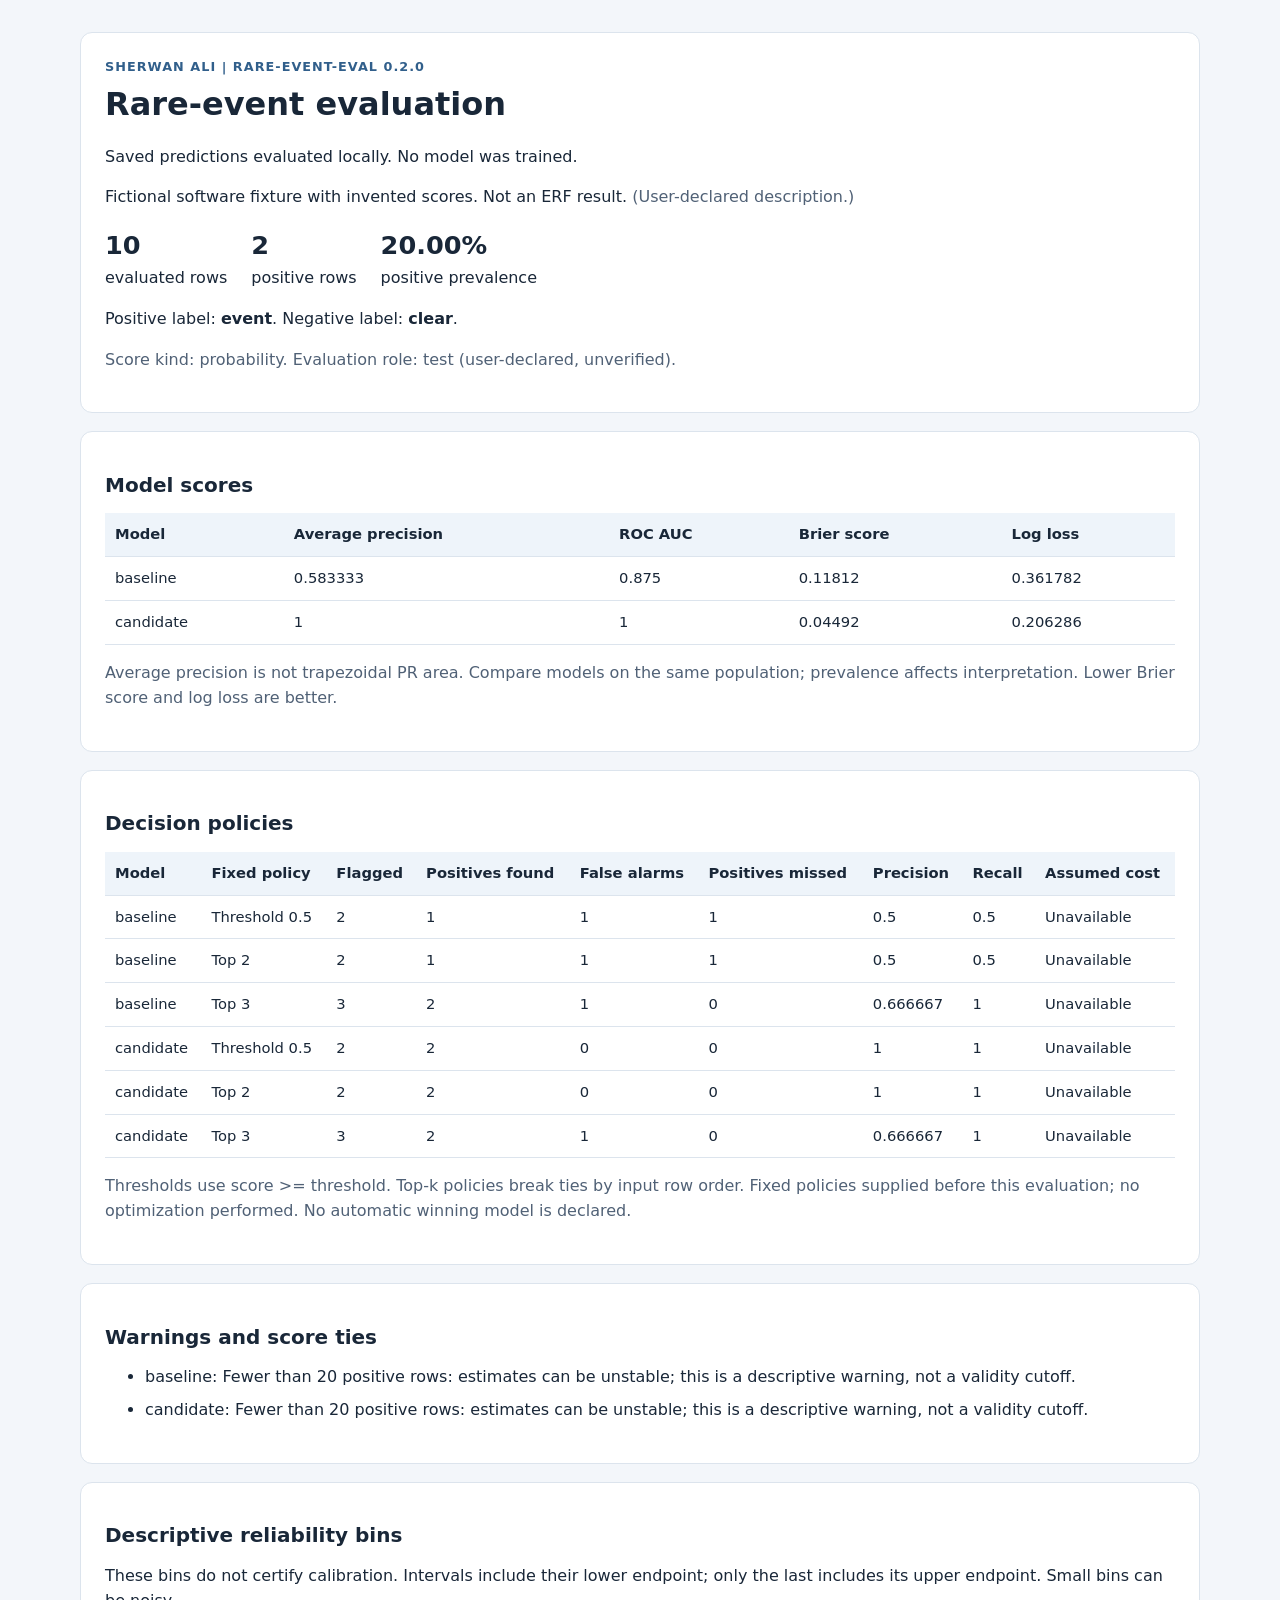
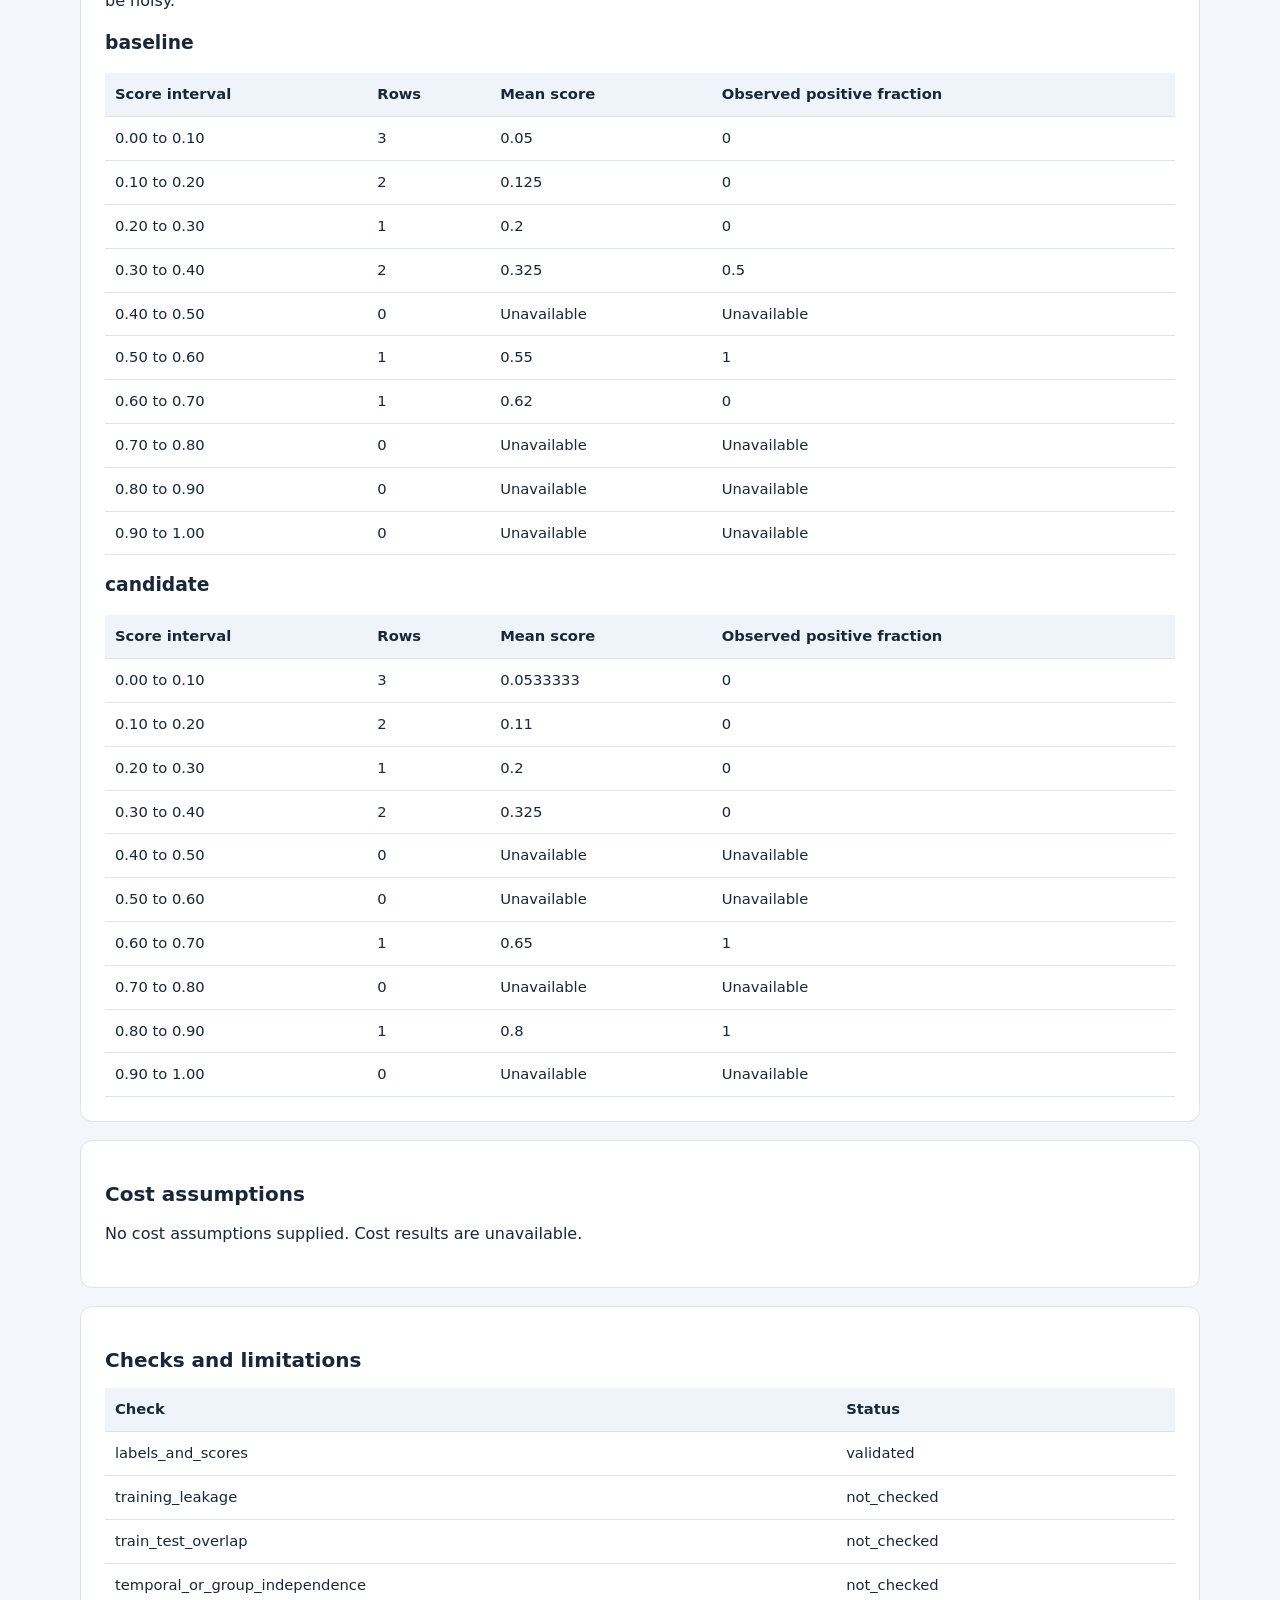
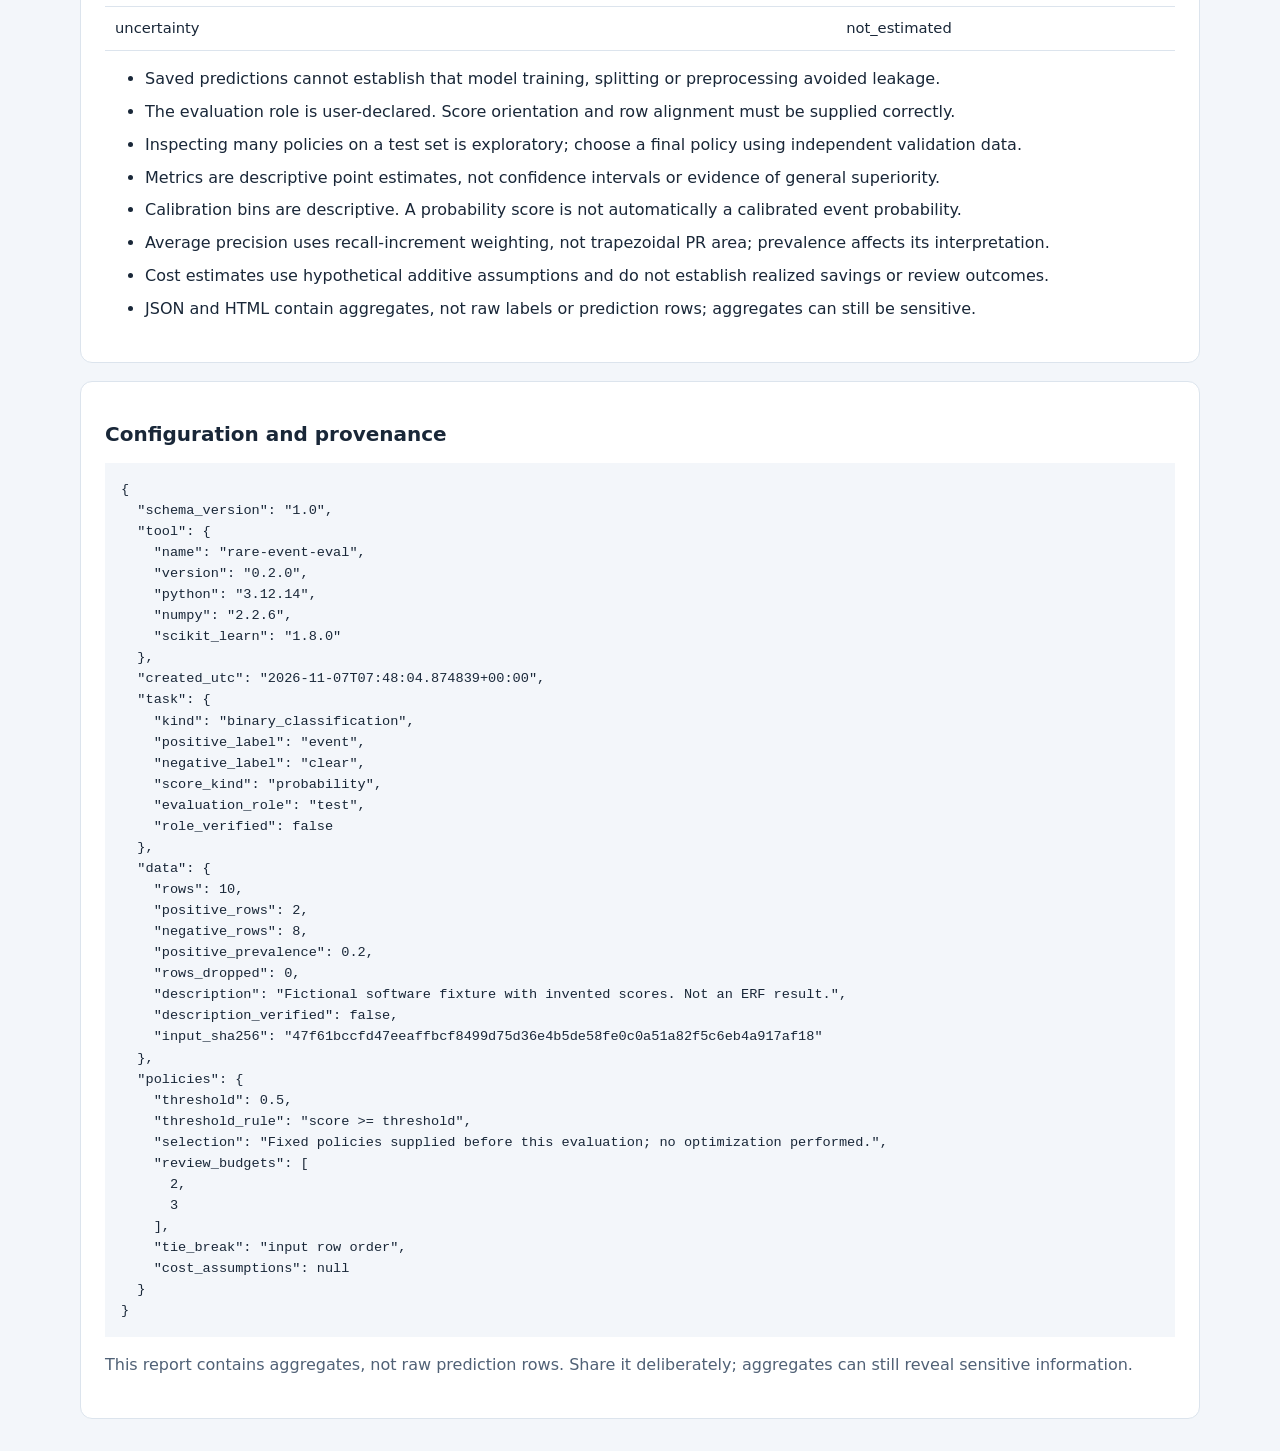
<file: evaluation/examples/output/fictional-report.html>
<!doctype html>
<html lang="en"><head><meta charset="utf-8"><meta name="viewport" content="width=device-width, initial-scale=1">
<meta http-equiv="Content-Security-Policy" content="default-src 'none'; style-src 'unsafe-inline'; base-uri 'none'; form-action 'none'">
<title>Rare-event evaluation report</title>
<style>
:root{font-family:system-ui,sans-serif;color:#192738;background:#f3f6fa;line-height:1.55}
body{max-width:1120px;margin:32px auto;padding:0 20px}header,section{background:white;border:1px solid #dce4ed;border-radius:12px;padding:24px;margin-bottom:18px}
h1,h2,h3{line-height:1.2}h1{margin-top:8px}h2{font-size:1.25rem}.eyebrow{color:#315f8b;font-weight:700;font-size:.8rem;letter-spacing:.08em;text-transform:uppercase}
.summary{display:flex;gap:24px;flex-wrap:wrap}.summary strong{font-size:1.6rem;display:block}.scroll{overflow:auto}table{border-collapse:collapse;width:100%;font-size:.92rem}
th,td{border-bottom:1px solid #dce4ed;text-align:left;padding:10px;vertical-align:top}th{background:#eef4fa}pre{white-space:pre-wrap;overflow-wrap:anywhere;background:#f3f6fa;padding:16px;font-size:.85rem}
li{margin:8px 0}.muted{color:#506176}@media print{body{background:white;margin:0;max-width:none}header,section{break-inside:avoid}}
</style></head><body>
<header><div class="eyebrow">Sherwan Ali | rare-event-eval 0.2.0</div>
<h1>Rare-event evaluation</h1><p>Saved predictions evaluated locally. No model was trained.</p>
<p>Fictional software fixture with invented scores. Not an ERF result. <span class="muted">(User-declared description.)</span></p>
<div class="summary"><div><strong>10</strong>evaluated rows</div><div><strong>2</strong>positive rows</div>
<div><strong>20.00%</strong>positive prevalence</div></div>
<p>Positive label: <strong>event</strong>. Negative label: <strong>clear</strong>.</p>
<p class="muted">Score kind: probability. Evaluation role: test (user-declared, unverified).</p></header>
<section><h2>Model scores</h2><div class='scroll'><table><thead><tr><th scope='col'>Model</th><th scope='col'>Average precision</th><th scope='col'>ROC AUC</th><th scope='col'>Brier score</th><th scope='col'>Log loss</th></tr></thead><tbody><tr><td>baseline</td><td>0.583333</td><td>0.875</td><td>0.11812</td><td>0.361782</td></tr><tr><td>candidate</td><td>1</td><td>1</td><td>0.04492</td><td>0.206286</td></tr></tbody></table></div><p class="muted">Average precision is not trapezoidal PR area. Compare models on the same population; prevalence affects interpretation. Lower Brier score and log loss are better.</p></section>
<section><h2>Decision policies</h2><div class='scroll'><table><thead><tr><th scope='col'>Model</th><th scope='col'>Fixed policy</th><th scope='col'>Flagged</th><th scope='col'>Positives found</th><th scope='col'>False alarms</th><th scope='col'>Positives missed</th><th scope='col'>Precision</th><th scope='col'>Recall</th><th scope='col'>Assumed cost</th></tr></thead><tbody><tr><td>baseline</td><td>Threshold 0.5</td><td>2</td><td>1</td><td>1</td><td>1</td><td>0.5</td><td>0.5</td><td>Unavailable</td></tr><tr><td>baseline</td><td>Top 2</td><td>2</td><td>1</td><td>1</td><td>1</td><td>0.5</td><td>0.5</td><td>Unavailable</td></tr><tr><td>baseline</td><td>Top 3</td><td>3</td><td>2</td><td>1</td><td>0</td><td>0.666667</td><td>1</td><td>Unavailable</td></tr><tr><td>candidate</td><td>Threshold 0.5</td><td>2</td><td>2</td><td>0</td><td>0</td><td>1</td><td>1</td><td>Unavailable</td></tr><tr><td>candidate</td><td>Top 2</td><td>2</td><td>2</td><td>0</td><td>0</td><td>1</td><td>1</td><td>Unavailable</td></tr><tr><td>candidate</td><td>Top 3</td><td>3</td><td>2</td><td>1</td><td>0</td><td>0.666667</td><td>1</td><td>Unavailable</td></tr></tbody></table></div><p class="muted">Thresholds use score &gt;= threshold. Top-k policies break ties by input row order. Fixed policies supplied before this evaluation; no optimization performed. No automatic winning model is declared.</p></section>
<section><h2>Warnings and score ties</h2><ul><li>baseline: Fewer than 20 positive rows: estimates can be unstable; this is a descriptive warning, not a validity cutoff.</li><li>candidate: Fewer than 20 positive rows: estimates can be unstable; this is a descriptive warning, not a validity cutoff.</li></ul></section>
<section><h2>Descriptive reliability bins</h2><p>These bins do not certify calibration. Intervals include their lower endpoint; only the last includes its upper endpoint. Small bins can be noisy.</p><h3>baseline</h3><div class='scroll'><table><thead><tr><th scope='col'>Score interval</th><th scope='col'>Rows</th><th scope='col'>Mean score</th><th scope='col'>Observed positive fraction</th></tr></thead><tbody><tr><td>0.00 to 0.10</td><td>3</td><td>0.05</td><td>0</td></tr><tr><td>0.10 to 0.20</td><td>2</td><td>0.125</td><td>0</td></tr><tr><td>0.20 to 0.30</td><td>1</td><td>0.2</td><td>0</td></tr><tr><td>0.30 to 0.40</td><td>2</td><td>0.325</td><td>0.5</td></tr><tr><td>0.40 to 0.50</td><td>0</td><td>Unavailable</td><td>Unavailable</td></tr><tr><td>0.50 to 0.60</td><td>1</td><td>0.55</td><td>1</td></tr><tr><td>0.60 to 0.70</td><td>1</td><td>0.62</td><td>0</td></tr><tr><td>0.70 to 0.80</td><td>0</td><td>Unavailable</td><td>Unavailable</td></tr><tr><td>0.80 to 0.90</td><td>0</td><td>Unavailable</td><td>Unavailable</td></tr><tr><td>0.90 to 1.00</td><td>0</td><td>Unavailable</td><td>Unavailable</td></tr></tbody></table></div><h3>candidate</h3><div class='scroll'><table><thead><tr><th scope='col'>Score interval</th><th scope='col'>Rows</th><th scope='col'>Mean score</th><th scope='col'>Observed positive fraction</th></tr></thead><tbody><tr><td>0.00 to 0.10</td><td>3</td><td>0.0533333</td><td>0</td></tr><tr><td>0.10 to 0.20</td><td>2</td><td>0.11</td><td>0</td></tr><tr><td>0.20 to 0.30</td><td>1</td><td>0.2</td><td>0</td></tr><tr><td>0.30 to 0.40</td><td>2</td><td>0.325</td><td>0</td></tr><tr><td>0.40 to 0.50</td><td>0</td><td>Unavailable</td><td>Unavailable</td></tr><tr><td>0.50 to 0.60</td><td>0</td><td>Unavailable</td><td>Unavailable</td></tr><tr><td>0.60 to 0.70</td><td>1</td><td>0.65</td><td>1</td></tr><tr><td>0.70 to 0.80</td><td>0</td><td>Unavailable</td><td>Unavailable</td></tr><tr><td>0.80 to 0.90</td><td>1</td><td>0.8</td><td>1</td></tr><tr><td>0.90 to 1.00</td><td>0</td><td>Unavailable</td><td>Unavailable</td></tr></tbody></table></div></section>
<section><h2>Cost assumptions</h2><p>No cost assumptions supplied. Cost results are unavailable.</p></section>
<section><h2>Checks and limitations</h2><div class='scroll'><table><thead><tr><th scope='col'>Check</th><th scope='col'>Status</th></tr></thead><tbody><tr><td>labels_and_scores</td><td>validated</td></tr><tr><td>training_leakage</td><td>not_checked</td></tr><tr><td>train_test_overlap</td><td>not_checked</td></tr><tr><td>temporal_or_group_independence</td><td>not_checked</td></tr><tr><td>uncertainty</td><td>not_estimated</td></tr></tbody></table></div><ul><li>Saved predictions cannot establish that model training, splitting or preprocessing avoided leakage.</li><li>The evaluation role is user-declared. Score orientation and row alignment must be supplied correctly.</li><li>Inspecting many policies on a test set is exploratory; choose a final policy using independent validation data.</li><li>Metrics are descriptive point estimates, not confidence intervals or evidence of general superiority.</li><li>Calibration bins are descriptive. A probability score is not automatically a calibrated event probability.</li><li>Average precision uses recall-increment weighting, not trapezoidal PR area; prevalence affects its interpretation.</li><li>Cost estimates use hypothetical additive assumptions and do not establish realized savings or review outcomes.</li><li>JSON and HTML contain aggregates, not raw labels or prediction rows; aggregates can still be sensitive.</li></ul></section>
<section><h2>Configuration and provenance</h2><pre>{
  &quot;schema_version&quot;: &quot;1.0&quot;,
  &quot;tool&quot;: {
    &quot;name&quot;: &quot;rare-event-eval&quot;,
    &quot;version&quot;: &quot;0.2.0&quot;,
    &quot;python&quot;: &quot;3.12.14&quot;,
    &quot;numpy&quot;: &quot;2.2.6&quot;,
    &quot;scikit_learn&quot;: &quot;1.8.0&quot;
  },
  &quot;created_utc&quot;: &quot;2026-11-07T07:48:04.874839+00:00&quot;,
  &quot;task&quot;: {
    &quot;kind&quot;: &quot;binary_classification&quot;,
    &quot;positive_label&quot;: &quot;event&quot;,
    &quot;negative_label&quot;: &quot;clear&quot;,
    &quot;score_kind&quot;: &quot;probability&quot;,
    &quot;evaluation_role&quot;: &quot;test&quot;,
    &quot;role_verified&quot;: false
  },
  &quot;data&quot;: {
    &quot;rows&quot;: 10,
    &quot;positive_rows&quot;: 2,
    &quot;negative_rows&quot;: 8,
    &quot;positive_prevalence&quot;: 0.2,
    &quot;rows_dropped&quot;: 0,
    &quot;description&quot;: &quot;Fictional software fixture with invented scores. Not an ERF result.&quot;,
    &quot;description_verified&quot;: false,
    &quot;input_sha256&quot;: &quot;47f61bccfd47eeaffbcf8499d75d36e4b5de58fe0c0a51a82f5c6eb4a917af18&quot;
  },
  &quot;policies&quot;: {
    &quot;threshold&quot;: 0.5,
    &quot;threshold_rule&quot;: &quot;score &gt;= threshold&quot;,
    &quot;selection&quot;: &quot;Fixed policies supplied before this evaluation; no optimization performed.&quot;,
    &quot;review_budgets&quot;: [
      2,
      3
    ],
    &quot;tie_break&quot;: &quot;input row order&quot;,
    &quot;cost_assumptions&quot;: null
  }
}</pre><p class="muted">This report contains aggregates, not raw prediction rows. Share it deliberately; aggregates can still reveal sensitive information.</p></section>
</body></html>
</file>
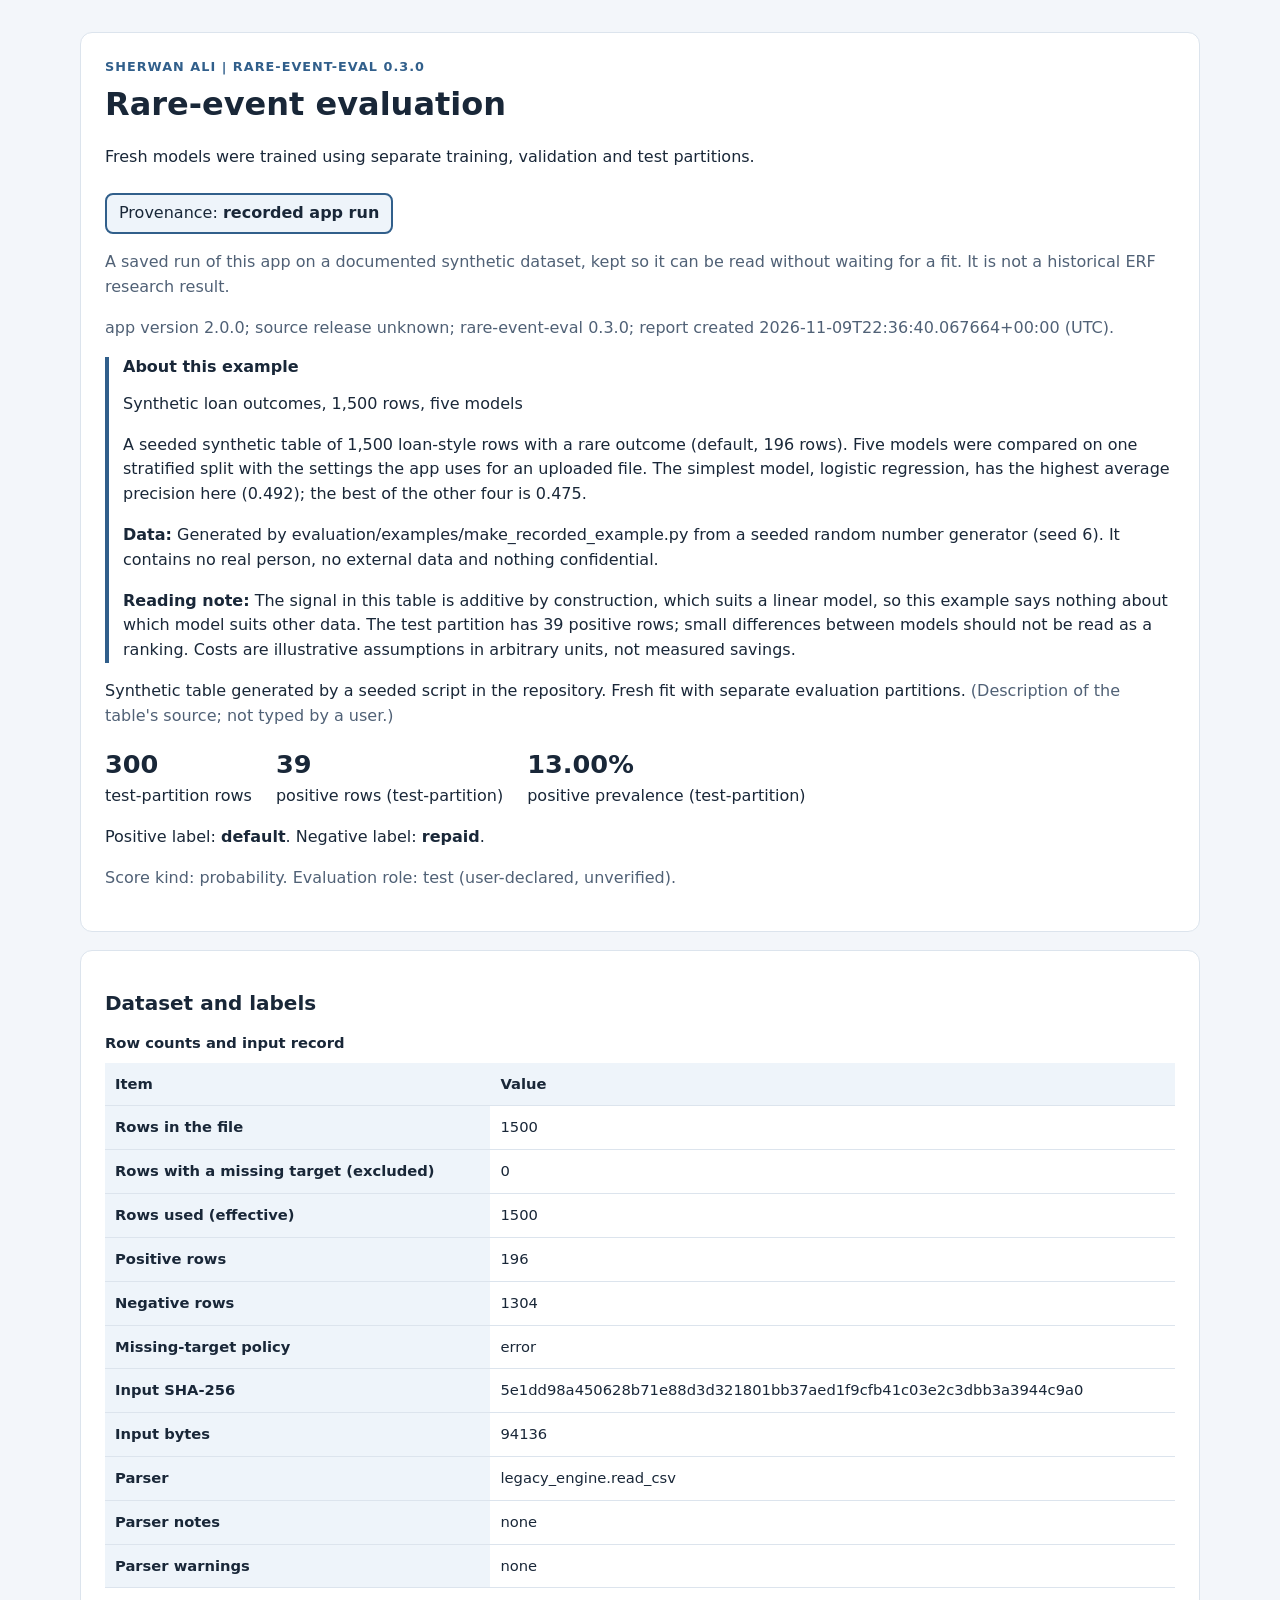
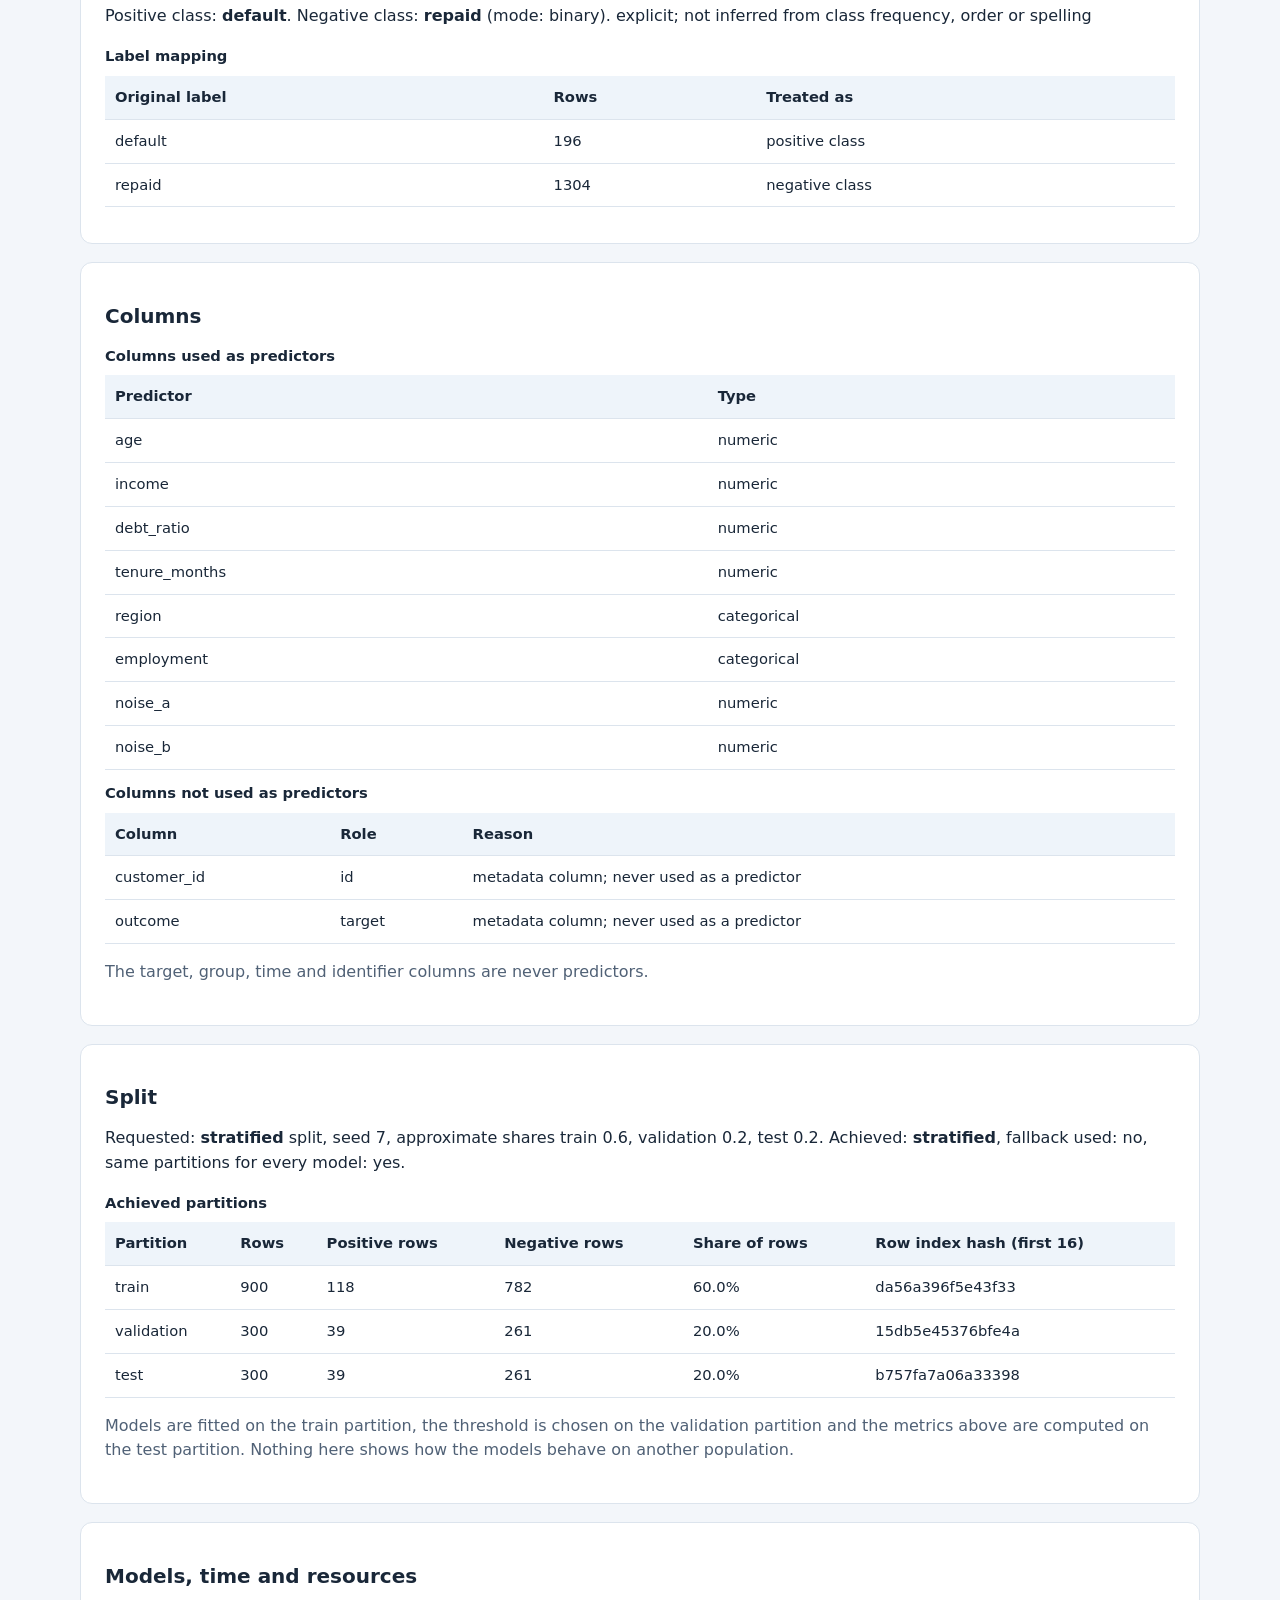
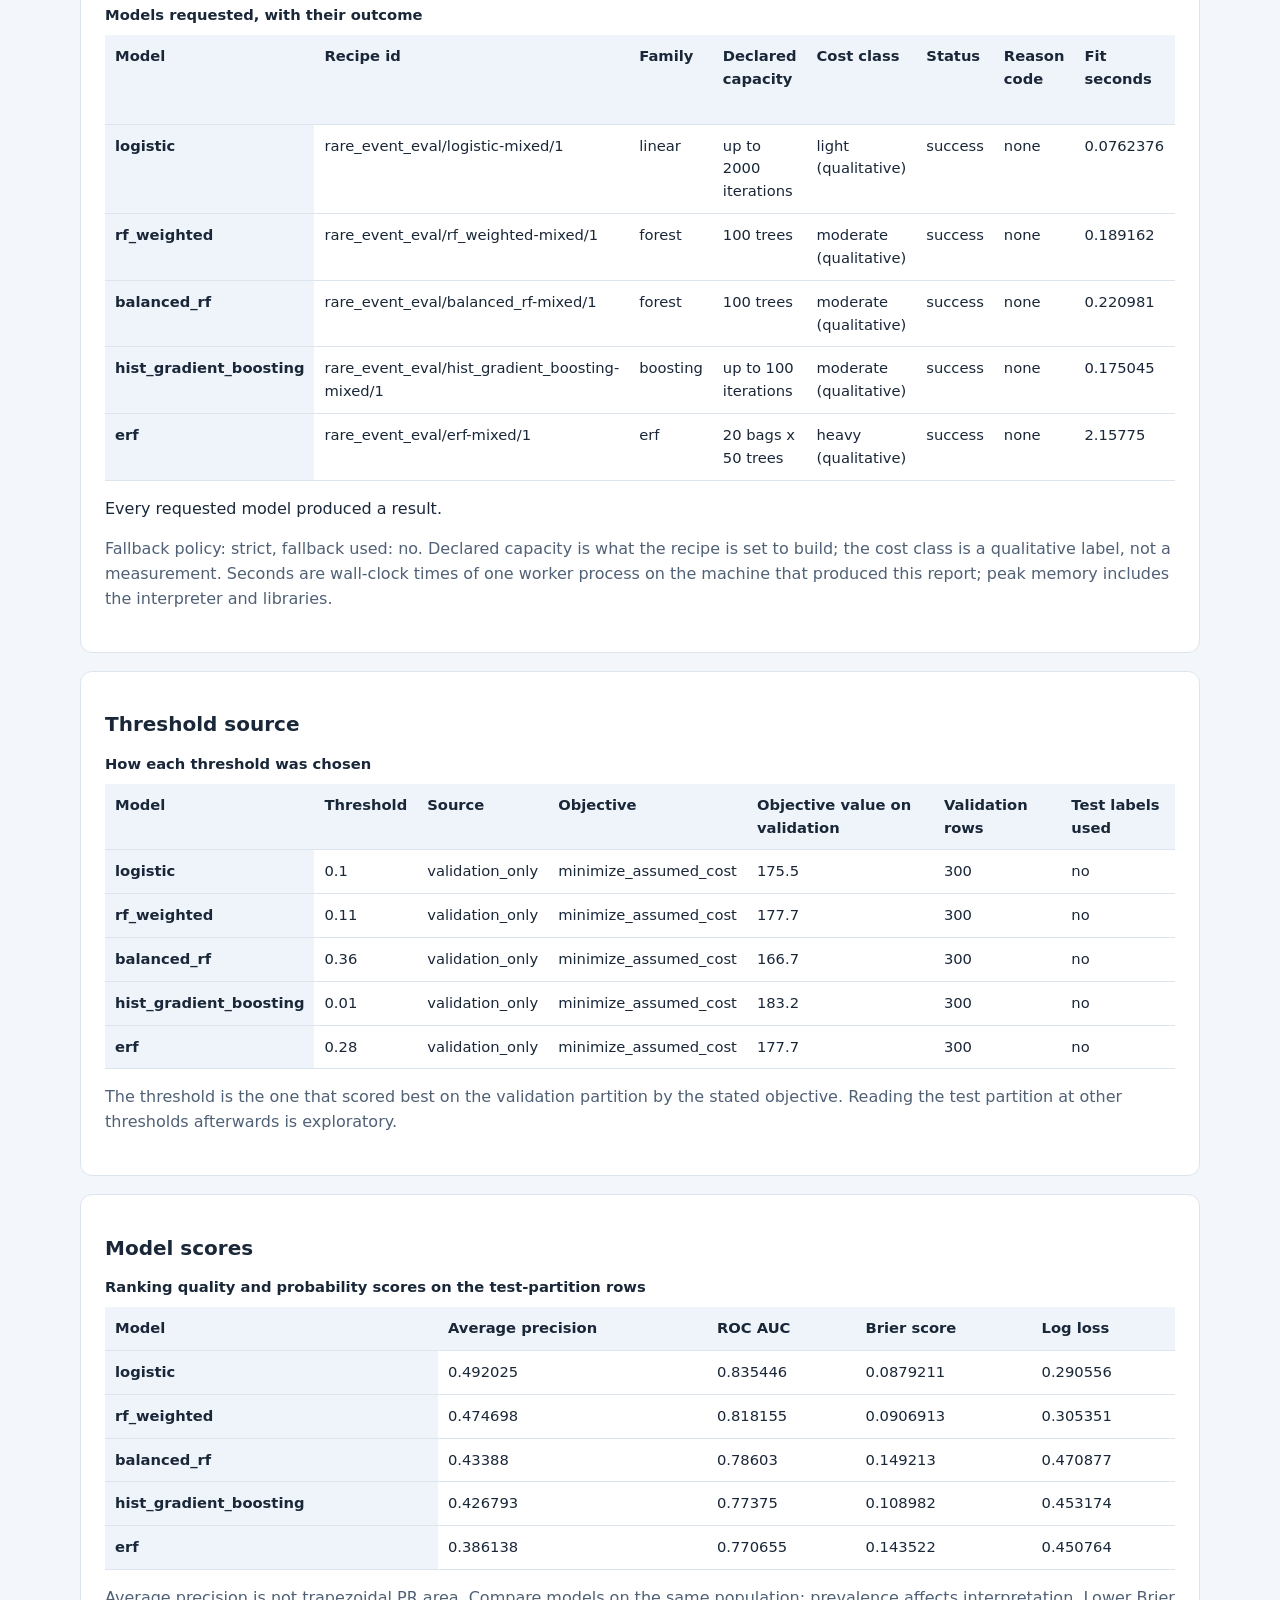
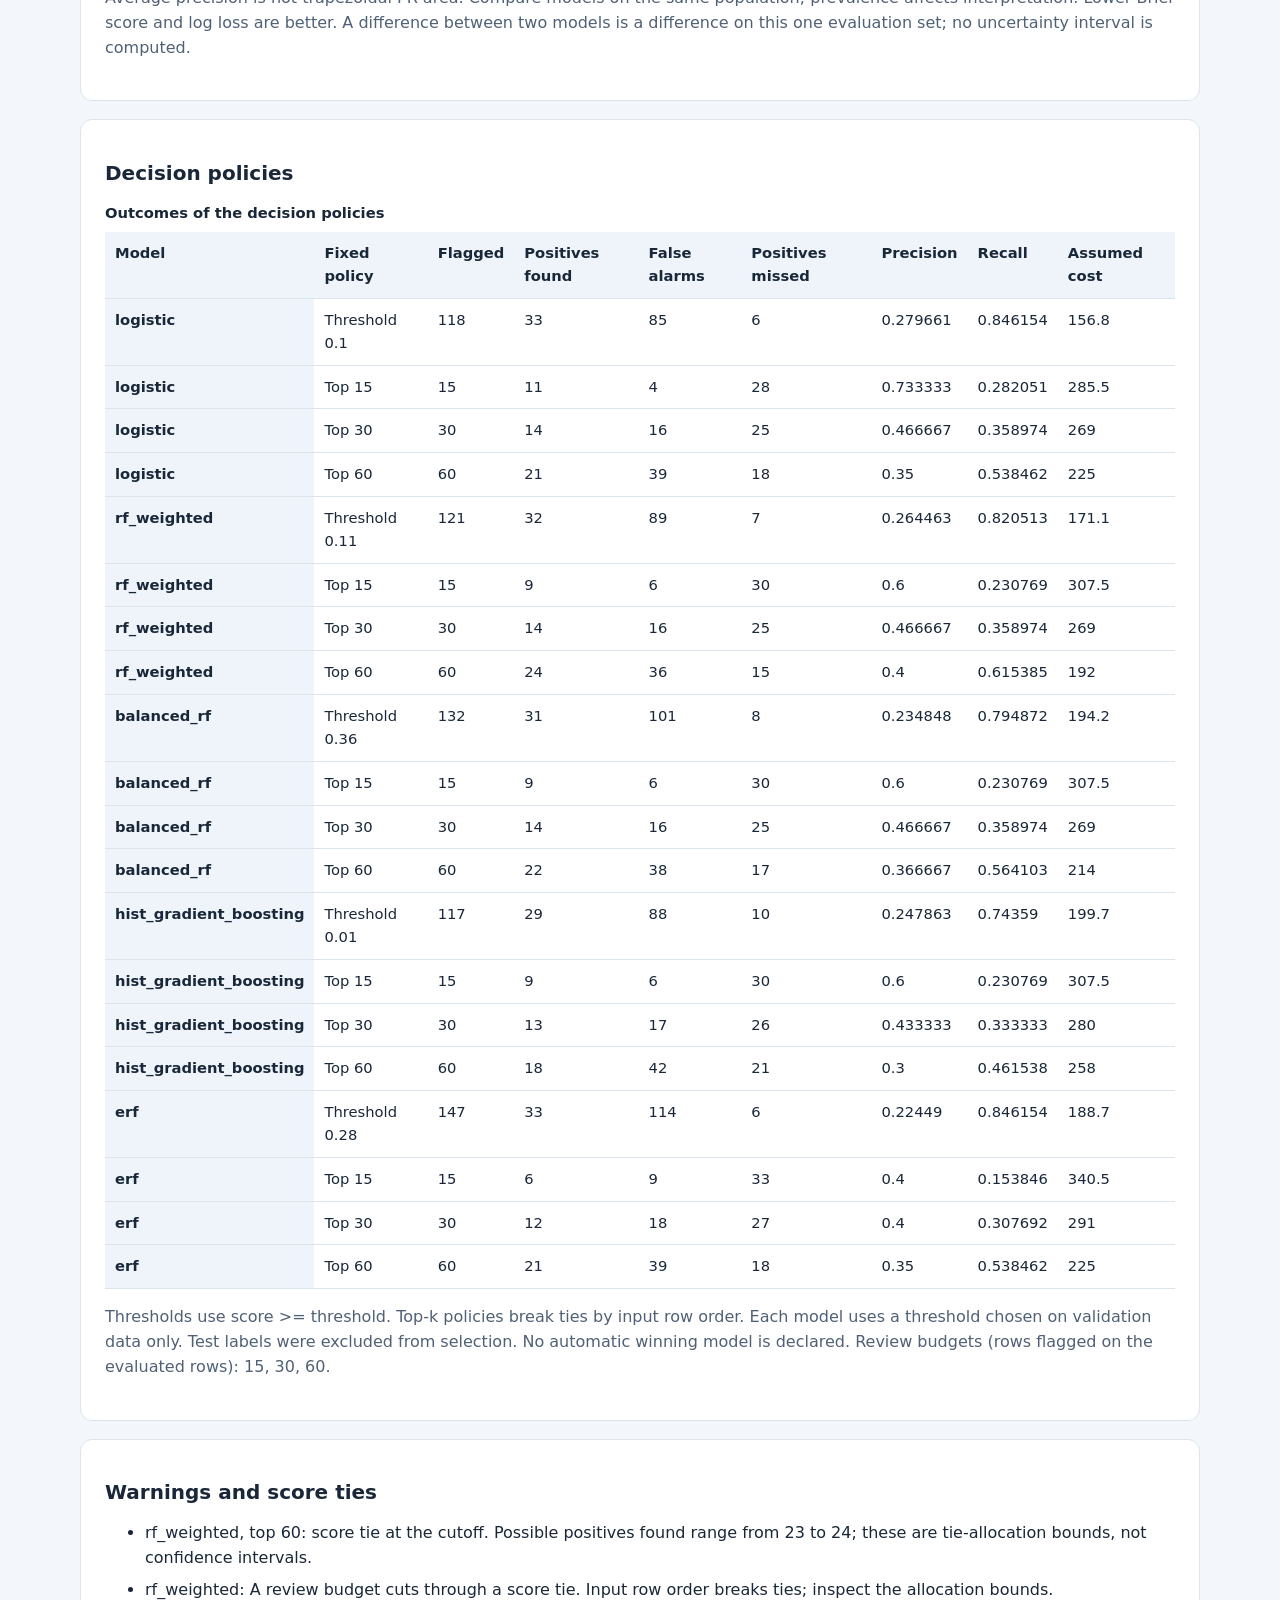
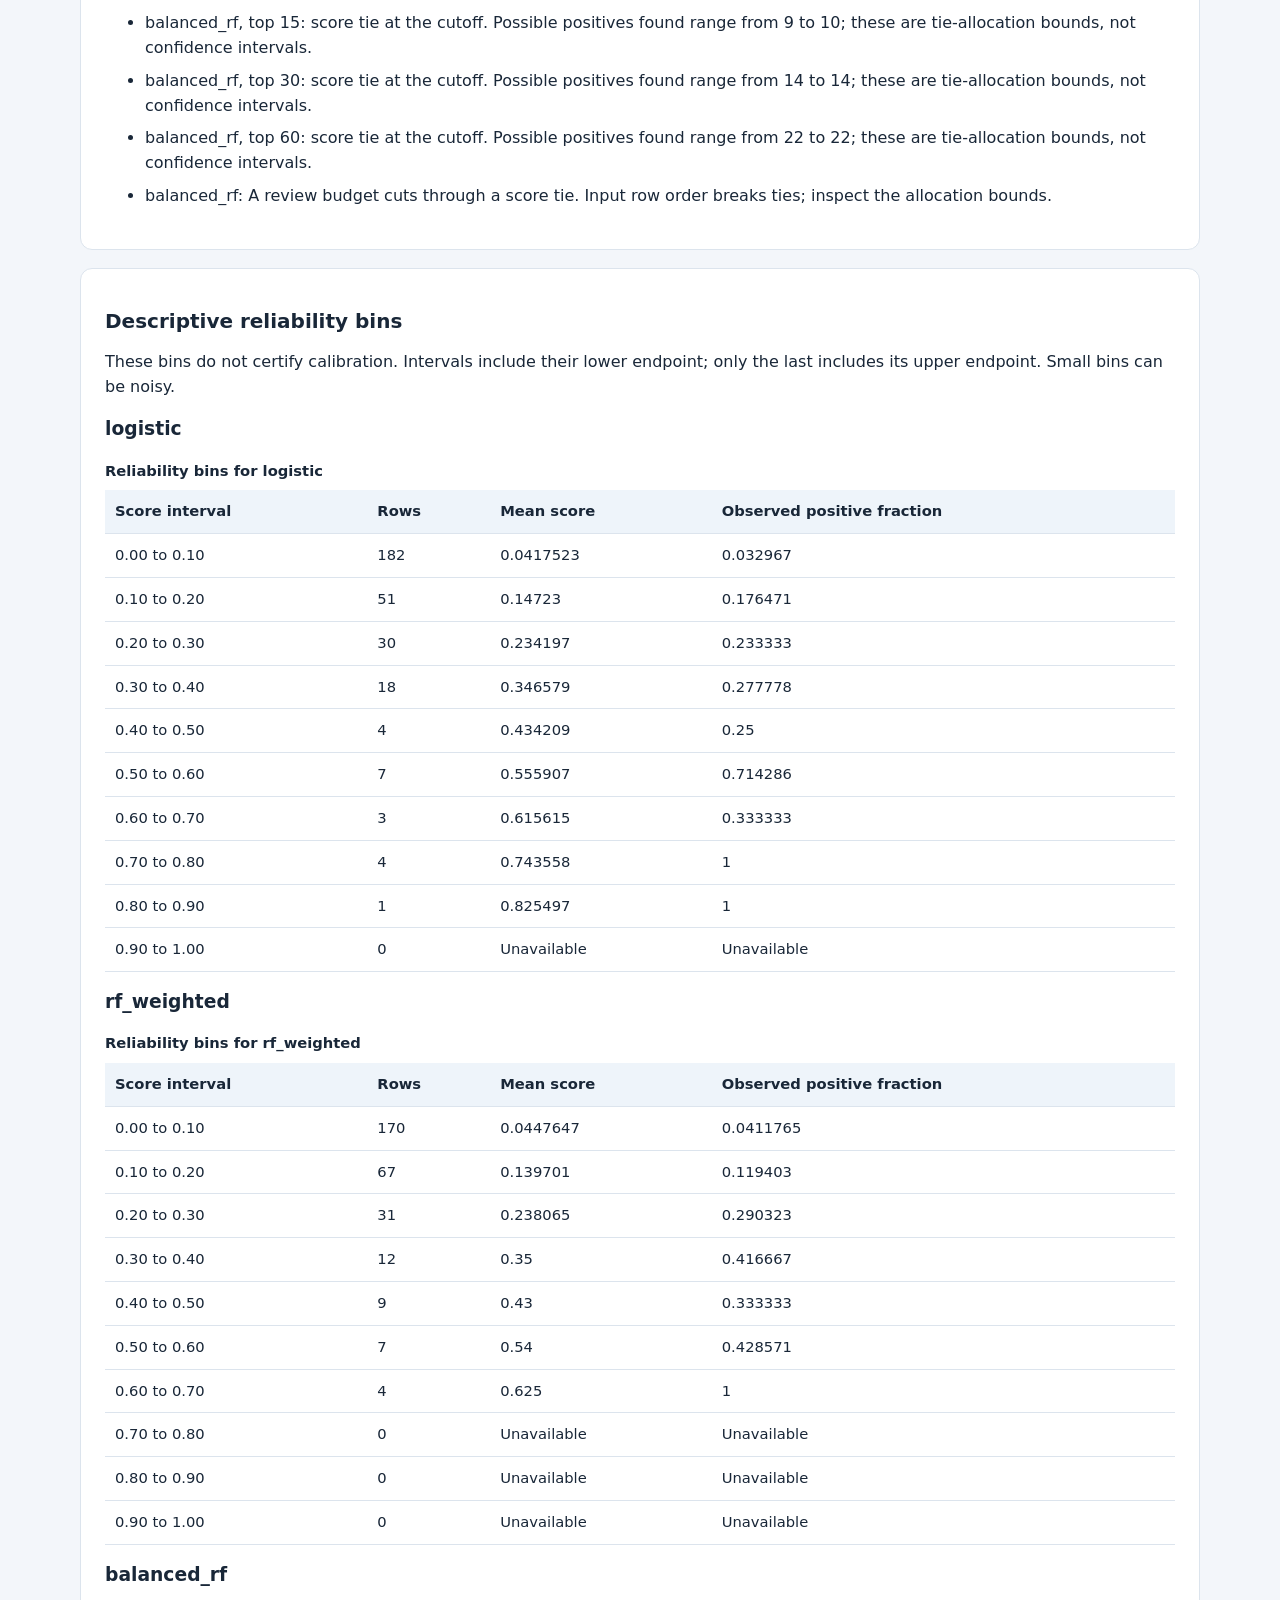
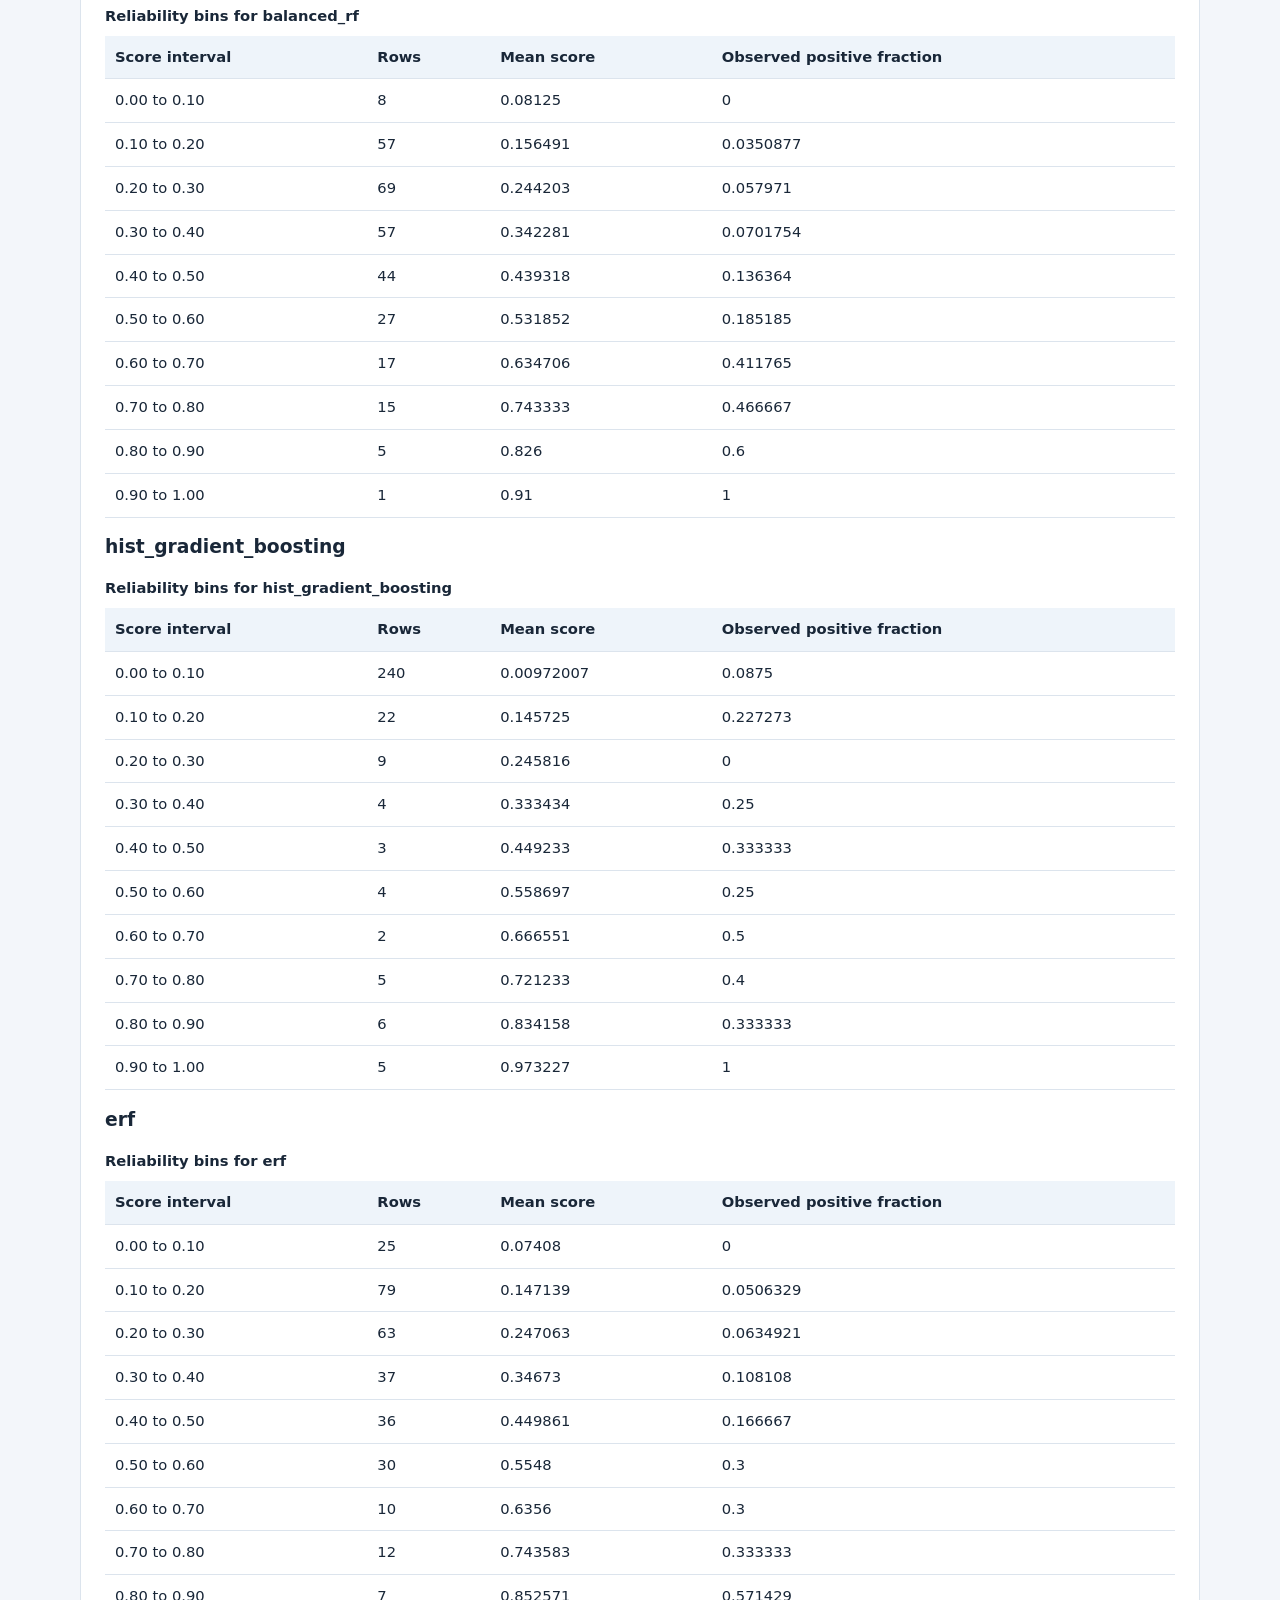
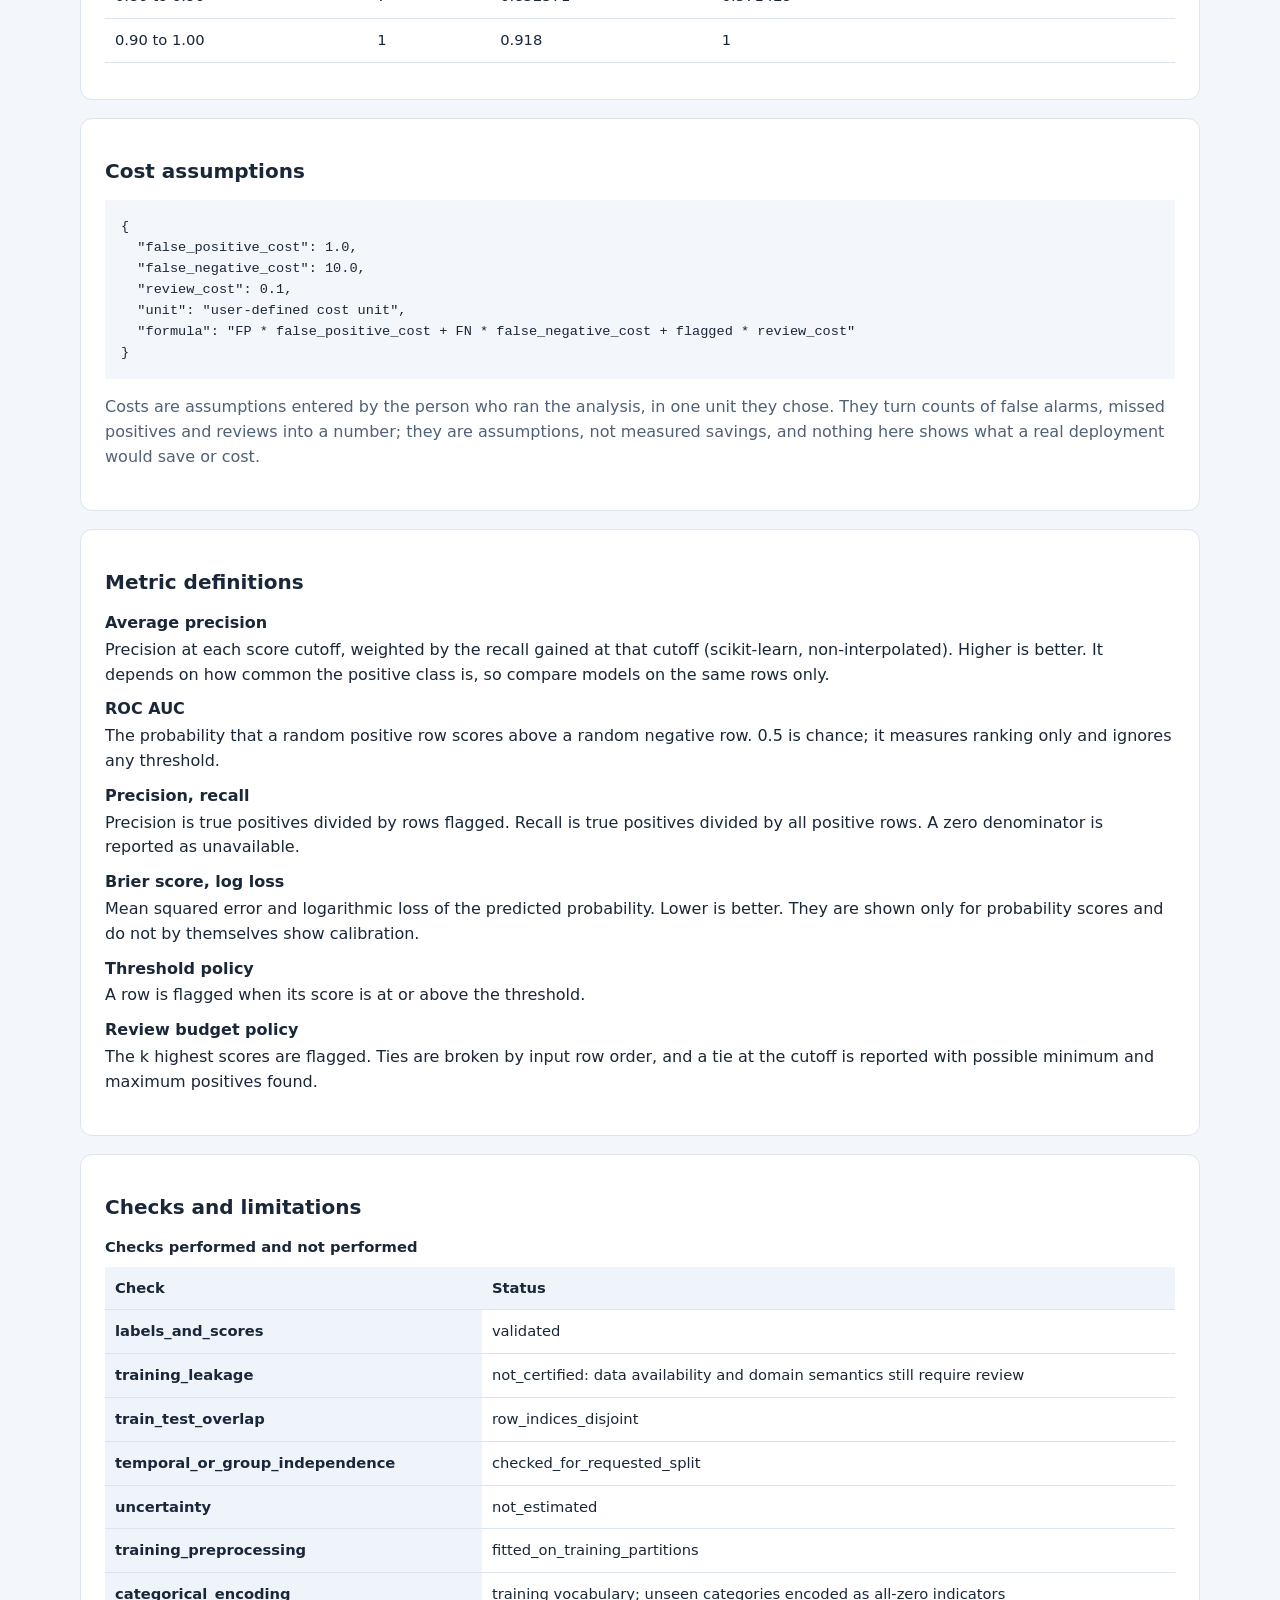
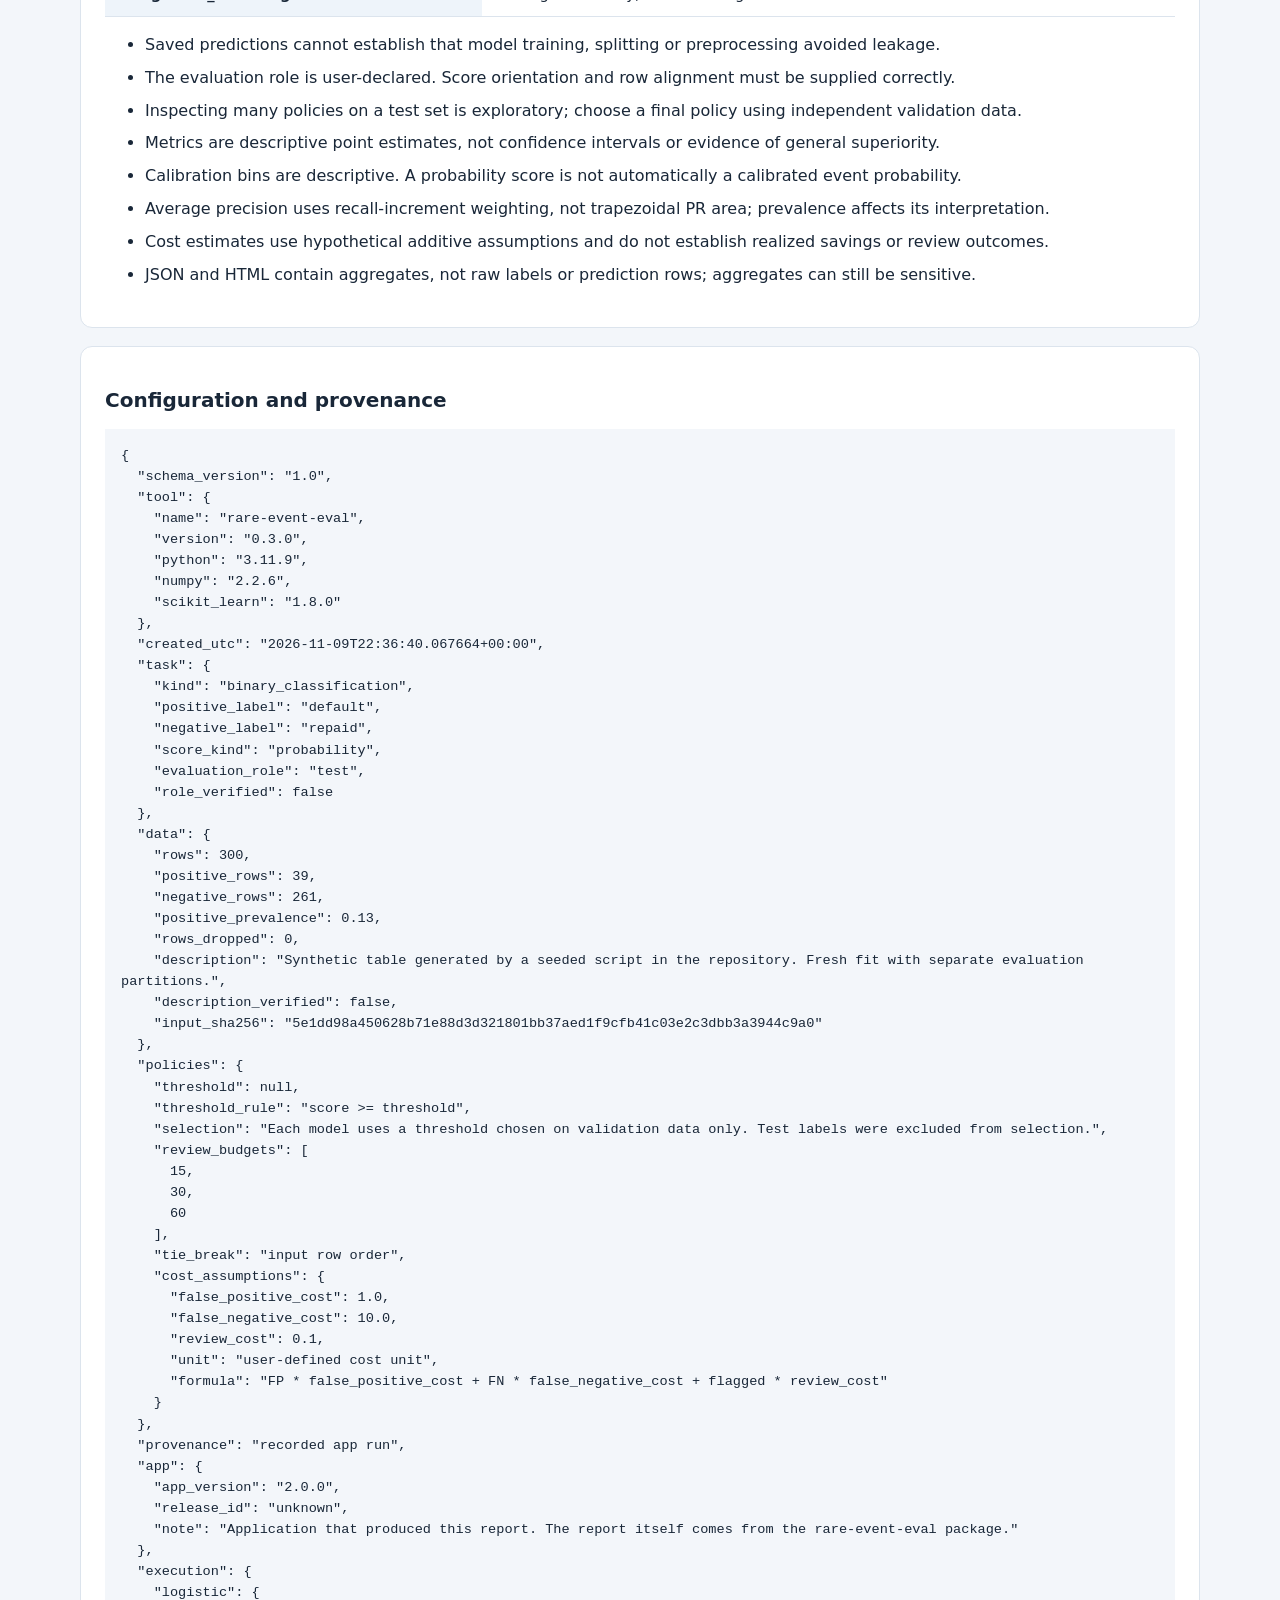
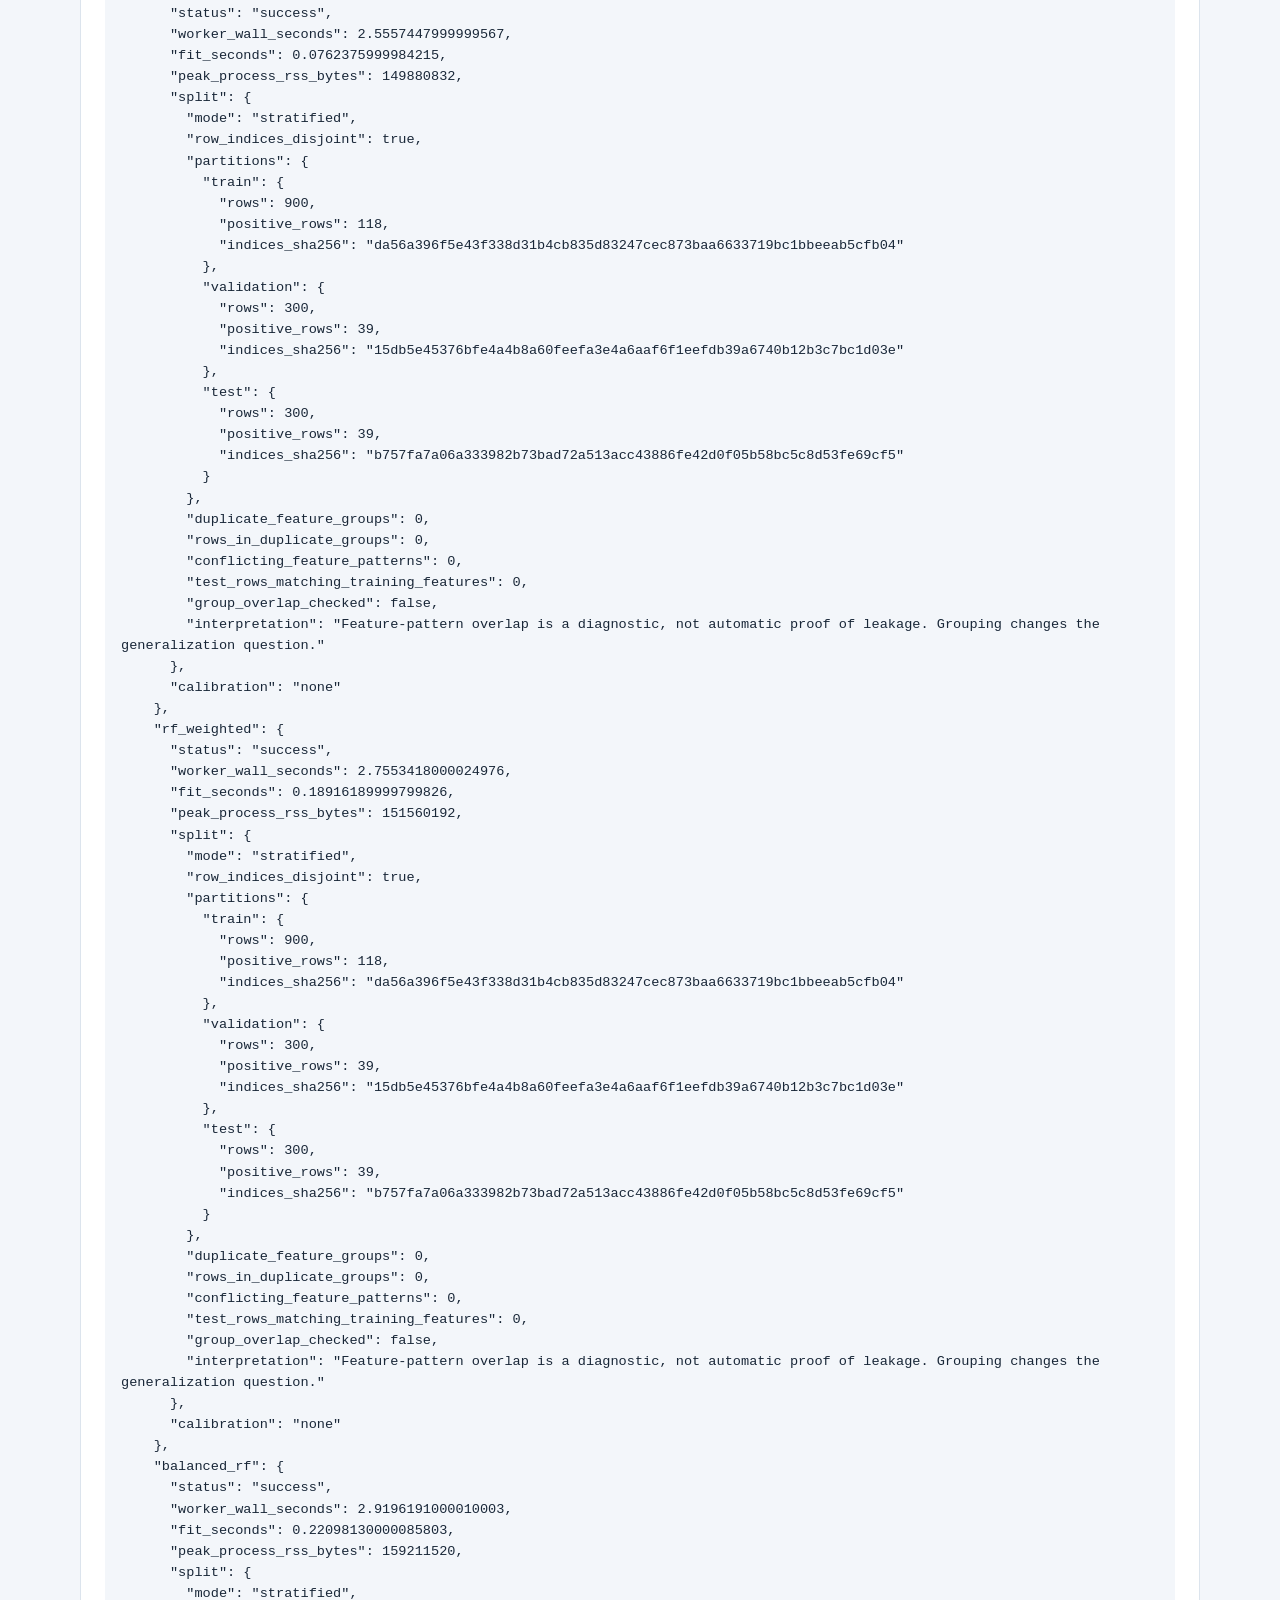
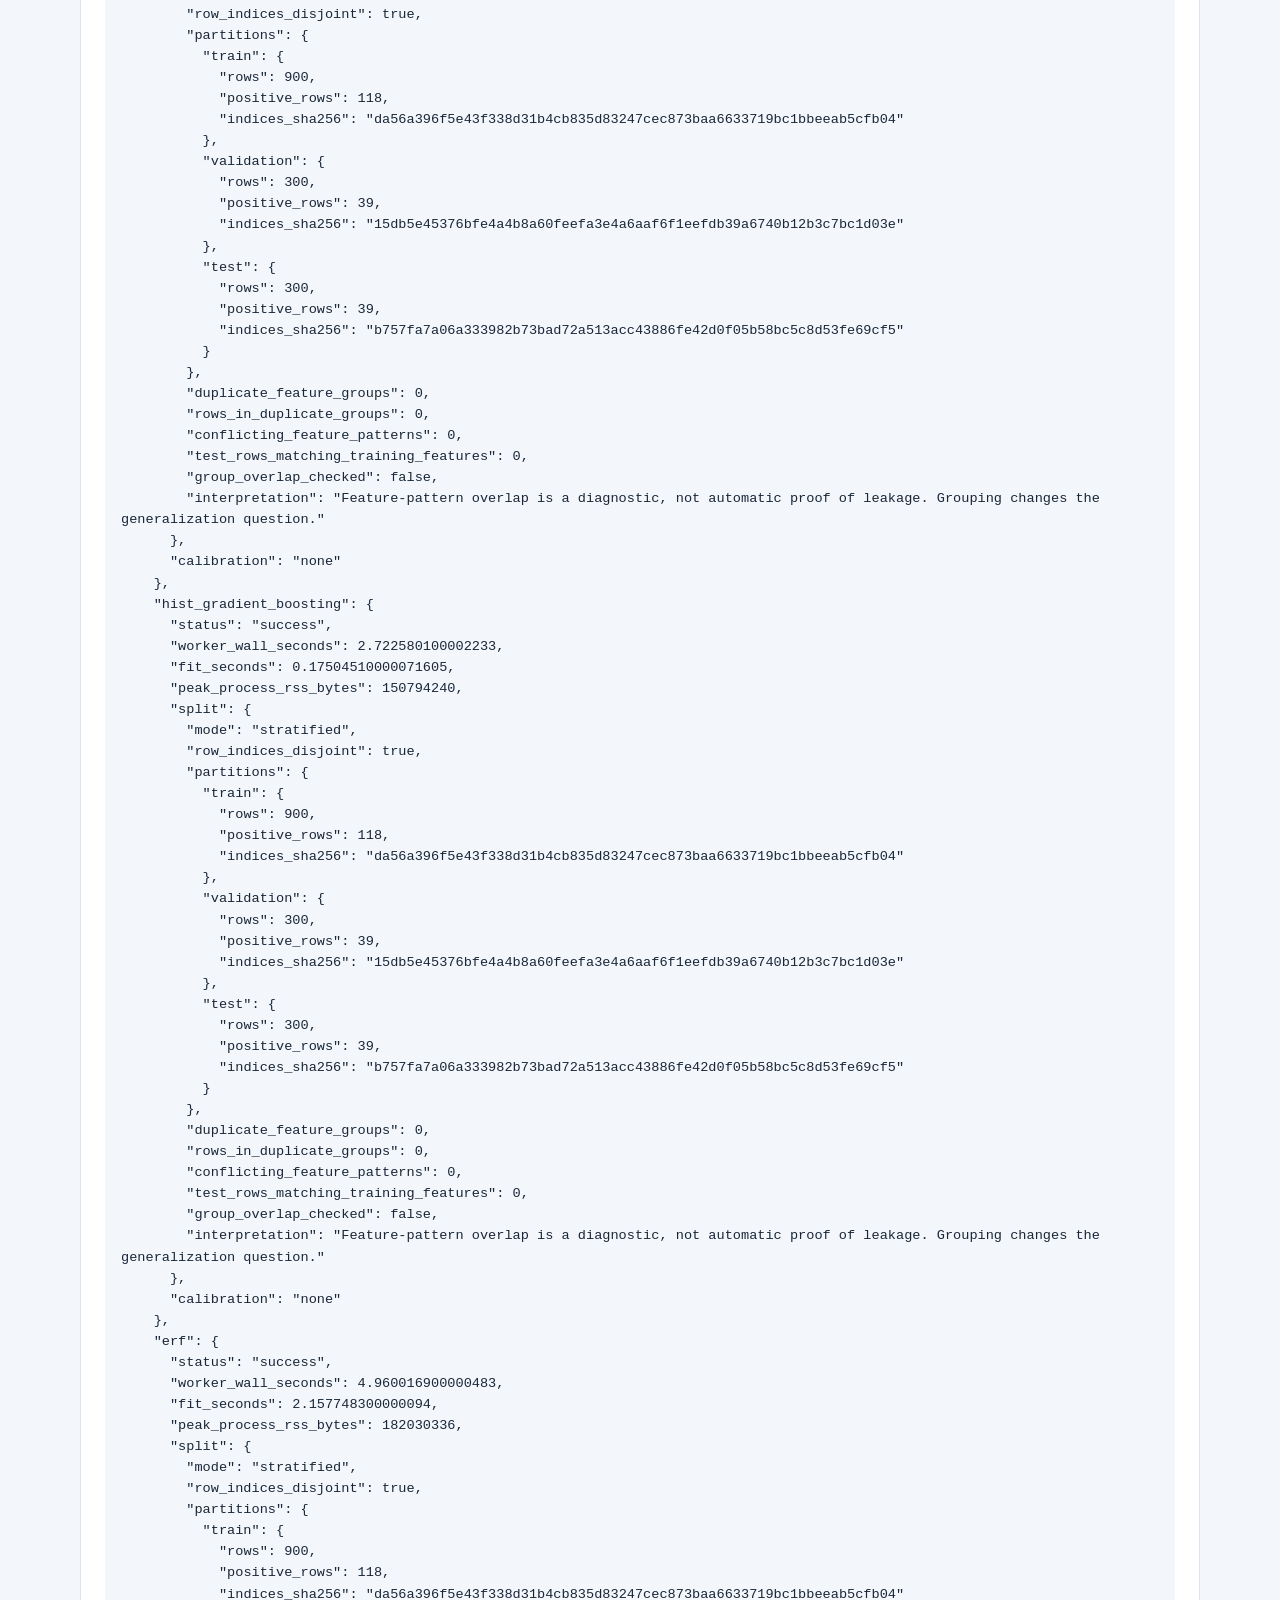
<file: evaluation/examples/output/recorded-example.html>
<!doctype html>
<html lang="en"><head><meta charset="utf-8"><meta name="viewport" content="width=device-width, initial-scale=1">
<meta http-equiv="Content-Security-Policy" content="default-src 'none'; style-src 'unsafe-inline'; base-uri 'none'; form-action 'none'">
<title>Rare-event evaluation report</title>
<style>
:root{font-family:system-ui,sans-serif;color:#192738;background:#f3f6fa;line-height:1.55}
body{max-width:1120px;margin:32px auto;padding:0 20px}header,section{background:white;border:1px solid #dce4ed;border-radius:12px;padding:24px;margin-bottom:18px}
h1,h2,h3{line-height:1.2}h1{margin-top:8px}h2{font-size:1.25rem}.eyebrow{color:#315f8b;font-weight:700;font-size:.8rem;letter-spacing:.08em;text-transform:uppercase}
.summary{display:flex;gap:24px;flex-wrap:wrap}.summary strong{font-size:1.6rem;display:block}.scroll{overflow:auto;margin:12px 0}table{border-collapse:collapse;width:100%;font-size:.92rem}
caption{text-align:left;font-weight:700;padding:0 0 8px}
th,td{border-bottom:1px solid #dce4ed;text-align:left;padding:10px;vertical-align:top}th{background:#eef4fa}pre{white-space:pre-wrap;overflow-wrap:anywhere;background:#f3f6fa;padding:16px;font-size:.85rem}
li{margin:8px 0}.muted{color:#506176}dt{font-weight:700;margin-top:10px}dd{margin:2px 0 0 0}
.badge{display:inline-block;border:2px solid #315f8b;background:#eef4fa;border-radius:8px;padding:6px 12px;margin:8px 0 0}
.example{border-left:4px solid #315f8b;padding:0 0 0 14px;margin:12px 0}.example-h{font-size:1rem;margin:0 0 4px}
.skip{position:absolute;left:-999px;top:0;background:white;padding:8px 12px;border:2px solid #315f8b}.skip:focus{left:12px;top:12px}
a:focus-visible,.scroll:focus-visible{outline:3px solid #315f8b;outline-offset:2px}
@media print{body{background:white;margin:0;max-width:none}header,section{break-inside:avoid}}
</style></head><body>
<a class="skip" href="#main">Skip to the report</a>
<header><div class="eyebrow">Sherwan Ali | rare-event-eval 0.3.0</div>
<h1>Rare-event evaluation</h1><p>Fresh models were trained using separate training, validation and test partitions.</p>
<p class='badge'><span class='badge-key'>Provenance:</span> <strong>recorded app run</strong></p><p class='muted'>A saved run of this app on a documented synthetic dataset, kept so it can be read without waiting for a fit. It is not a historical ERF research result.</p><p class='muted'>app version 2.0.0; source release unknown; rare-event-eval 0.3.0; report created 2026-11-09T22:36:40.067664+00:00 (UTC).</p><div class='example'><h2 class='example-h'>About this example</h2><p>Synthetic loan outcomes, 1,500 rows, five models</p><p>A seeded synthetic table of 1,500 loan-style rows with a rare outcome (default, 196 rows). Five models were compared on one stratified split with the settings the app uses for an uploaded file. The simplest model, logistic regression, has the highest average precision here (0.492); the best of the other four is 0.475.</p><p><strong>Data:</strong> Generated by evaluation/examples/make_recorded_example.py from a seeded random number generator (seed 6). It contains no real person, no external data and nothing confidential.</p><p><strong>Reading note:</strong> The signal in this table is additive by construction, which suits a linear model, so this example says nothing about which model suits other data. The test partition has 39 positive rows; small differences between models should not be read as a ranking. Costs are illustrative assumptions in arbitrary units, not measured savings.</p></div>
<p>Synthetic table generated by a seeded script in the repository. Fresh fit with separate evaluation partitions. <span class="muted">(Description of the table's source; not typed by a user.)</span></p>
<div class="summary"><div><strong>300</strong>test-partition rows</div><div><strong>39</strong>positive rows (test-partition)</div>
<div><strong>13.00%</strong>positive prevalence (test-partition)</div></div>
<p>Positive label: <strong>default</strong>. Negative label: <strong>repaid</strong>.</p>
<p class="muted">Score kind: probability. Evaluation role: test (user-declared, unverified).</p></header>
<main id="main">
<section aria-labelledby='data-h'><h2 id='data-h'>Dataset and labels</h2><div class='scroll' tabindex='0' role='region' aria-label='Row counts and input record'><table><caption>Row counts and input record</caption><thead><tr><th scope='col'>Item</th><th scope='col'>Value</th></tr></thead><tbody><tr><th scope='row'>Rows in the file</th><td>1500</td></tr><tr><th scope='row'>Rows with a missing target (excluded)</th><td>0</td></tr><tr><th scope='row'>Rows used (effective)</th><td>1500</td></tr><tr><th scope='row'>Positive rows</th><td>196</td></tr><tr><th scope='row'>Negative rows</th><td>1304</td></tr><tr><th scope='row'>Missing-target policy</th><td>error</td></tr><tr><th scope='row'>Input SHA-256</th><td>5e1dd98a450628b71e88d3d321801bb37aed1f9cfb41c03e2c3dbb3a3944c9a0</td></tr><tr><th scope='row'>Input bytes</th><td>94136</td></tr><tr><th scope='row'>Parser</th><td>legacy_engine.read_csv</td></tr><tr><th scope='row'>Parser notes</th><td>none</td></tr><tr><th scope='row'>Parser warnings</th><td>none</td></tr></tbody></table></div><p>Positive class: <strong>default</strong>. Negative class: <strong>repaid</strong> (mode: binary). explicit; not inferred from class frequency, order or spelling</p><div class='scroll' tabindex='0' role='region' aria-label='Label mapping'><table><caption>Label mapping</caption><thead><tr><th scope='col'>Original label</th><th scope='col'>Rows</th><th scope='col'>Treated as</th></tr></thead><tbody><tr><td>default</td><td>196</td><td>positive class</td></tr><tr><td>repaid</td><td>1304</td><td>negative class</td></tr></tbody></table></div></section><section aria-labelledby='cols-h'><h2 id='cols-h'>Columns</h2><div class='scroll' tabindex='0' role='region' aria-label='Columns used as predictors'><table><caption>Columns used as predictors</caption><thead><tr><th scope='col'>Predictor</th><th scope='col'>Type</th></tr></thead><tbody><tr><td>age</td><td>numeric</td></tr><tr><td>income</td><td>numeric</td></tr><tr><td>debt_ratio</td><td>numeric</td></tr><tr><td>tenure_months</td><td>numeric</td></tr><tr><td>region</td><td>categorical</td></tr><tr><td>employment</td><td>categorical</td></tr><tr><td>noise_a</td><td>numeric</td></tr><tr><td>noise_b</td><td>numeric</td></tr></tbody></table></div><div class='scroll' tabindex='0' role='region' aria-label='Columns not used as predictors'><table><caption>Columns not used as predictors</caption><thead><tr><th scope='col'>Column</th><th scope='col'>Role</th><th scope='col'>Reason</th></tr></thead><tbody><tr><td>customer_id</td><td>id</td><td>metadata column; never used as a predictor</td></tr><tr><td>outcome</td><td>target</td><td>metadata column; never used as a predictor</td></tr></tbody></table></div><p class='muted'>The target, group, time and identifier columns are never predictors.</p></section><section aria-labelledby='split-h'><h2 id='split-h'>Split</h2><p>Requested: <strong>stratified</strong> split, seed 7, approximate shares train 0.6, validation 0.2, test 0.2. Achieved: <strong>stratified</strong>, fallback used: no, same partitions for every model: yes.</p><div class='scroll' tabindex='0' role='region' aria-label='Achieved partitions'><table><caption>Achieved partitions</caption><thead><tr><th scope='col'>Partition</th><th scope='col'>Rows</th><th scope='col'>Positive rows</th><th scope='col'>Negative rows</th><th scope='col'>Share of rows</th><th scope='col'>Row index hash (first 16)</th></tr></thead><tbody><tr><td>train</td><td>900</td><td>118</td><td>782</td><td>60.0%</td><td>da56a396f5e43f33</td></tr><tr><td>validation</td><td>300</td><td>39</td><td>261</td><td>20.0%</td><td>15db5e45376bfe4a</td></tr><tr><td>test</td><td>300</td><td>39</td><td>261</td><td>20.0%</td><td>b757fa7a06a33398</td></tr></tbody></table></div><p class='muted'>Models are fitted on the train partition, the threshold is chosen on the validation partition and the metrics above are computed on the test partition. Nothing here shows how the models behave on another population.</p></section><section aria-labelledby='models-h'><h2 id='models-h'>Models, time and resources</h2><div class='scroll' tabindex='0' role='region' aria-label='Models requested, with their outcome'><table><caption>Models requested, with their outcome</caption><thead><tr><th scope='col'>Model</th><th scope='col'>Recipe id</th><th scope='col'>Family</th><th scope='col'>Declared capacity</th><th scope='col'>Cost class</th><th scope='col'>Status</th><th scope='col'>Reason code</th><th scope='col'>Fit seconds</th><th scope='col'>Worker seconds</th><th scope='col'>Peak memory (MB)</th></tr></thead><tbody><tr><th scope='row'>logistic</th><td>rare_event_eval/logistic-mixed/1</td><td>linear</td><td>up to 2000 iterations</td><td>light (qualitative)</td><td>success</td><td>none</td><td>0.0762376</td><td>2.55574</td><td>150</td></tr><tr><th scope='row'>rf_weighted</th><td>rare_event_eval/rf_weighted-mixed/1</td><td>forest</td><td>100 trees</td><td>moderate (qualitative)</td><td>success</td><td>none</td><td>0.189162</td><td>2.75534</td><td>152</td></tr><tr><th scope='row'>balanced_rf</th><td>rare_event_eval/balanced_rf-mixed/1</td><td>forest</td><td>100 trees</td><td>moderate (qualitative)</td><td>success</td><td>none</td><td>0.220981</td><td>2.91962</td><td>159</td></tr><tr><th scope='row'>hist_gradient_boosting</th><td>rare_event_eval/hist_gradient_boosting-mixed/1</td><td>boosting</td><td>up to 100 iterations</td><td>moderate (qualitative)</td><td>success</td><td>none</td><td>0.175045</td><td>2.72258</td><td>151</td></tr><tr><th scope='row'>erf</th><td>rare_event_eval/erf-mixed/1</td><td>erf</td><td>20 bags x 50 trees</td><td>heavy (qualitative)</td><td>success</td><td>none</td><td>2.15775</td><td>4.96002</td><td>182</td></tr></tbody></table></div><p>Every requested model produced a result.</p><p class='muted'>Fallback policy: strict, fallback used: no. Declared capacity is what the recipe is set to build; the cost class is a qualitative label, not a measurement. Seconds are wall-clock times of one worker process on the machine that produced this report; peak memory includes the interpreter and libraries.</p></section><section aria-labelledby='thr-h'><h2 id='thr-h'>Threshold source</h2><div class='scroll' tabindex='0' role='region' aria-label='How each threshold was chosen'><table><caption>How each threshold was chosen</caption><thead><tr><th scope='col'>Model</th><th scope='col'>Threshold</th><th scope='col'>Source</th><th scope='col'>Objective</th><th scope='col'>Objective value on validation</th><th scope='col'>Validation rows</th><th scope='col'>Test labels used</th></tr></thead><tbody><tr><th scope='row'>logistic</th><td>0.1</td><td>validation_only</td><td>minimize_assumed_cost</td><td>175.5</td><td>300</td><td>no</td></tr><tr><th scope='row'>rf_weighted</th><td>0.11</td><td>validation_only</td><td>minimize_assumed_cost</td><td>177.7</td><td>300</td><td>no</td></tr><tr><th scope='row'>balanced_rf</th><td>0.36</td><td>validation_only</td><td>minimize_assumed_cost</td><td>166.7</td><td>300</td><td>no</td></tr><tr><th scope='row'>hist_gradient_boosting</th><td>0.01</td><td>validation_only</td><td>minimize_assumed_cost</td><td>183.2</td><td>300</td><td>no</td></tr><tr><th scope='row'>erf</th><td>0.28</td><td>validation_only</td><td>minimize_assumed_cost</td><td>177.7</td><td>300</td><td>no</td></tr></tbody></table></div><p class='muted'>The threshold is the one that scored best on the validation partition by the stated objective. Reading the test partition at other thresholds afterwards is exploratory.</p></section>
<section aria-labelledby="scores-h"><h2 id="scores-h">Model scores</h2><div class='scroll' tabindex='0' role='region' aria-label='Ranking quality and probability scores on the test-partition rows'><table><caption>Ranking quality and probability scores on the test-partition rows</caption><thead><tr><th scope='col'>Model</th><th scope='col'>Average precision</th><th scope='col'>ROC AUC</th><th scope='col'>Brier score</th><th scope='col'>Log loss</th></tr></thead><tbody><tr><th scope='row'>logistic</th><td>0.492025</td><td>0.835446</td><td>0.0879211</td><td>0.290556</td></tr><tr><th scope='row'>rf_weighted</th><td>0.474698</td><td>0.818155</td><td>0.0906913</td><td>0.305351</td></tr><tr><th scope='row'>balanced_rf</th><td>0.43388</td><td>0.78603</td><td>0.149213</td><td>0.470877</td></tr><tr><th scope='row'>hist_gradient_boosting</th><td>0.426793</td><td>0.77375</td><td>0.108982</td><td>0.453174</td></tr><tr><th scope='row'>erf</th><td>0.386138</td><td>0.770655</td><td>0.143522</td><td>0.450764</td></tr></tbody></table></div><p class="muted">Average precision is not trapezoidal PR area. Compare models on the same population; prevalence affects interpretation. Lower Brier score and log loss are better. A difference between two models is a difference on this one evaluation set; no uncertainty interval is computed.</p></section>
<section aria-labelledby="policy-h"><h2 id="policy-h">Decision policies</h2><div class='scroll' tabindex='0' role='region' aria-label='Outcomes of the decision policies'><table><caption>Outcomes of the decision policies</caption><thead><tr><th scope='col'>Model</th><th scope='col'>Fixed policy</th><th scope='col'>Flagged</th><th scope='col'>Positives found</th><th scope='col'>False alarms</th><th scope='col'>Positives missed</th><th scope='col'>Precision</th><th scope='col'>Recall</th><th scope='col'>Assumed cost</th></tr></thead><tbody><tr><th scope='row'>logistic</th><td>Threshold 0.1</td><td>118</td><td>33</td><td>85</td><td>6</td><td>0.279661</td><td>0.846154</td><td>156.8</td></tr><tr><th scope='row'>logistic</th><td>Top 15</td><td>15</td><td>11</td><td>4</td><td>28</td><td>0.733333</td><td>0.282051</td><td>285.5</td></tr><tr><th scope='row'>logistic</th><td>Top 30</td><td>30</td><td>14</td><td>16</td><td>25</td><td>0.466667</td><td>0.358974</td><td>269</td></tr><tr><th scope='row'>logistic</th><td>Top 60</td><td>60</td><td>21</td><td>39</td><td>18</td><td>0.35</td><td>0.538462</td><td>225</td></tr><tr><th scope='row'>rf_weighted</th><td>Threshold 0.11</td><td>121</td><td>32</td><td>89</td><td>7</td><td>0.264463</td><td>0.820513</td><td>171.1</td></tr><tr><th scope='row'>rf_weighted</th><td>Top 15</td><td>15</td><td>9</td><td>6</td><td>30</td><td>0.6</td><td>0.230769</td><td>307.5</td></tr><tr><th scope='row'>rf_weighted</th><td>Top 30</td><td>30</td><td>14</td><td>16</td><td>25</td><td>0.466667</td><td>0.358974</td><td>269</td></tr><tr><th scope='row'>rf_weighted</th><td>Top 60</td><td>60</td><td>24</td><td>36</td><td>15</td><td>0.4</td><td>0.615385</td><td>192</td></tr><tr><th scope='row'>balanced_rf</th><td>Threshold 0.36</td><td>132</td><td>31</td><td>101</td><td>8</td><td>0.234848</td><td>0.794872</td><td>194.2</td></tr><tr><th scope='row'>balanced_rf</th><td>Top 15</td><td>15</td><td>9</td><td>6</td><td>30</td><td>0.6</td><td>0.230769</td><td>307.5</td></tr><tr><th scope='row'>balanced_rf</th><td>Top 30</td><td>30</td><td>14</td><td>16</td><td>25</td><td>0.466667</td><td>0.358974</td><td>269</td></tr><tr><th scope='row'>balanced_rf</th><td>Top 60</td><td>60</td><td>22</td><td>38</td><td>17</td><td>0.366667</td><td>0.564103</td><td>214</td></tr><tr><th scope='row'>hist_gradient_boosting</th><td>Threshold 0.01</td><td>117</td><td>29</td><td>88</td><td>10</td><td>0.247863</td><td>0.74359</td><td>199.7</td></tr><tr><th scope='row'>hist_gradient_boosting</th><td>Top 15</td><td>15</td><td>9</td><td>6</td><td>30</td><td>0.6</td><td>0.230769</td><td>307.5</td></tr><tr><th scope='row'>hist_gradient_boosting</th><td>Top 30</td><td>30</td><td>13</td><td>17</td><td>26</td><td>0.433333</td><td>0.333333</td><td>280</td></tr><tr><th scope='row'>hist_gradient_boosting</th><td>Top 60</td><td>60</td><td>18</td><td>42</td><td>21</td><td>0.3</td><td>0.461538</td><td>258</td></tr><tr><th scope='row'>erf</th><td>Threshold 0.28</td><td>147</td><td>33</td><td>114</td><td>6</td><td>0.22449</td><td>0.846154</td><td>188.7</td></tr><tr><th scope='row'>erf</th><td>Top 15</td><td>15</td><td>6</td><td>9</td><td>33</td><td>0.4</td><td>0.153846</td><td>340.5</td></tr><tr><th scope='row'>erf</th><td>Top 30</td><td>30</td><td>12</td><td>18</td><td>27</td><td>0.4</td><td>0.307692</td><td>291</td></tr><tr><th scope='row'>erf</th><td>Top 60</td><td>60</td><td>21</td><td>39</td><td>18</td><td>0.35</td><td>0.538462</td><td>225</td></tr></tbody></table></div><p class="muted">Thresholds use score &gt;= threshold. Top-k policies break ties by input row order. Each model uses a threshold chosen on validation data only. Test labels were excluded from selection. No automatic winning model is declared. Review budgets (rows flagged on the evaluated rows): 15, 30, 60.</p></section>
<section aria-labelledby="warn-h"><h2 id="warn-h">Warnings and score ties</h2><ul><li>rf_weighted, top 60: score tie at the cutoff. Possible positives found range from 23 to 24; these are tie-allocation bounds, not confidence intervals.</li><li>rf_weighted: A review budget cuts through a score tie. Input row order breaks ties; inspect the allocation bounds.</li><li>balanced_rf, top 15: score tie at the cutoff. Possible positives found range from 9 to 10; these are tie-allocation bounds, not confidence intervals.</li><li>balanced_rf, top 30: score tie at the cutoff. Possible positives found range from 14 to 14; these are tie-allocation bounds, not confidence intervals.</li><li>balanced_rf, top 60: score tie at the cutoff. Possible positives found range from 22 to 22; these are tie-allocation bounds, not confidence intervals.</li><li>balanced_rf: A review budget cuts through a score tie. Input row order breaks ties; inspect the allocation bounds.</li></ul></section>
<section aria-labelledby="cal-h"><h2 id="cal-h">Descriptive reliability bins</h2><p>These bins do not certify calibration. Intervals include their lower endpoint; only the last includes its upper endpoint. Small bins can be noisy.</p><h3>logistic</h3><div class='scroll' tabindex='0' role='region' aria-label='Reliability bins for logistic'><table><caption>Reliability bins for logistic</caption><thead><tr><th scope='col'>Score interval</th><th scope='col'>Rows</th><th scope='col'>Mean score</th><th scope='col'>Observed positive fraction</th></tr></thead><tbody><tr><td>0.00 to 0.10</td><td>182</td><td>0.0417523</td><td>0.032967</td></tr><tr><td>0.10 to 0.20</td><td>51</td><td>0.14723</td><td>0.176471</td></tr><tr><td>0.20 to 0.30</td><td>30</td><td>0.234197</td><td>0.233333</td></tr><tr><td>0.30 to 0.40</td><td>18</td><td>0.346579</td><td>0.277778</td></tr><tr><td>0.40 to 0.50</td><td>4</td><td>0.434209</td><td>0.25</td></tr><tr><td>0.50 to 0.60</td><td>7</td><td>0.555907</td><td>0.714286</td></tr><tr><td>0.60 to 0.70</td><td>3</td><td>0.615615</td><td>0.333333</td></tr><tr><td>0.70 to 0.80</td><td>4</td><td>0.743558</td><td>1</td></tr><tr><td>0.80 to 0.90</td><td>1</td><td>0.825497</td><td>1</td></tr><tr><td>0.90 to 1.00</td><td>0</td><td>Unavailable</td><td>Unavailable</td></tr></tbody></table></div><h3>rf_weighted</h3><div class='scroll' tabindex='0' role='region' aria-label='Reliability bins for rf_weighted'><table><caption>Reliability bins for rf_weighted</caption><thead><tr><th scope='col'>Score interval</th><th scope='col'>Rows</th><th scope='col'>Mean score</th><th scope='col'>Observed positive fraction</th></tr></thead><tbody><tr><td>0.00 to 0.10</td><td>170</td><td>0.0447647</td><td>0.0411765</td></tr><tr><td>0.10 to 0.20</td><td>67</td><td>0.139701</td><td>0.119403</td></tr><tr><td>0.20 to 0.30</td><td>31</td><td>0.238065</td><td>0.290323</td></tr><tr><td>0.30 to 0.40</td><td>12</td><td>0.35</td><td>0.416667</td></tr><tr><td>0.40 to 0.50</td><td>9</td><td>0.43</td><td>0.333333</td></tr><tr><td>0.50 to 0.60</td><td>7</td><td>0.54</td><td>0.428571</td></tr><tr><td>0.60 to 0.70</td><td>4</td><td>0.625</td><td>1</td></tr><tr><td>0.70 to 0.80</td><td>0</td><td>Unavailable</td><td>Unavailable</td></tr><tr><td>0.80 to 0.90</td><td>0</td><td>Unavailable</td><td>Unavailable</td></tr><tr><td>0.90 to 1.00</td><td>0</td><td>Unavailable</td><td>Unavailable</td></tr></tbody></table></div><h3>balanced_rf</h3><div class='scroll' tabindex='0' role='region' aria-label='Reliability bins for balanced_rf'><table><caption>Reliability bins for balanced_rf</caption><thead><tr><th scope='col'>Score interval</th><th scope='col'>Rows</th><th scope='col'>Mean score</th><th scope='col'>Observed positive fraction</th></tr></thead><tbody><tr><td>0.00 to 0.10</td><td>8</td><td>0.08125</td><td>0</td></tr><tr><td>0.10 to 0.20</td><td>57</td><td>0.156491</td><td>0.0350877</td></tr><tr><td>0.20 to 0.30</td><td>69</td><td>0.244203</td><td>0.057971</td></tr><tr><td>0.30 to 0.40</td><td>57</td><td>0.342281</td><td>0.0701754</td></tr><tr><td>0.40 to 0.50</td><td>44</td><td>0.439318</td><td>0.136364</td></tr><tr><td>0.50 to 0.60</td><td>27</td><td>0.531852</td><td>0.185185</td></tr><tr><td>0.60 to 0.70</td><td>17</td><td>0.634706</td><td>0.411765</td></tr><tr><td>0.70 to 0.80</td><td>15</td><td>0.743333</td><td>0.466667</td></tr><tr><td>0.80 to 0.90</td><td>5</td><td>0.826</td><td>0.6</td></tr><tr><td>0.90 to 1.00</td><td>1</td><td>0.91</td><td>1</td></tr></tbody></table></div><h3>hist_gradient_boosting</h3><div class='scroll' tabindex='0' role='region' aria-label='Reliability bins for hist_gradient_boosting'><table><caption>Reliability bins for hist_gradient_boosting</caption><thead><tr><th scope='col'>Score interval</th><th scope='col'>Rows</th><th scope='col'>Mean score</th><th scope='col'>Observed positive fraction</th></tr></thead><tbody><tr><td>0.00 to 0.10</td><td>240</td><td>0.00972007</td><td>0.0875</td></tr><tr><td>0.10 to 0.20</td><td>22</td><td>0.145725</td><td>0.227273</td></tr><tr><td>0.20 to 0.30</td><td>9</td><td>0.245816</td><td>0</td></tr><tr><td>0.30 to 0.40</td><td>4</td><td>0.333434</td><td>0.25</td></tr><tr><td>0.40 to 0.50</td><td>3</td><td>0.449233</td><td>0.333333</td></tr><tr><td>0.50 to 0.60</td><td>4</td><td>0.558697</td><td>0.25</td></tr><tr><td>0.60 to 0.70</td><td>2</td><td>0.666551</td><td>0.5</td></tr><tr><td>0.70 to 0.80</td><td>5</td><td>0.721233</td><td>0.4</td></tr><tr><td>0.80 to 0.90</td><td>6</td><td>0.834158</td><td>0.333333</td></tr><tr><td>0.90 to 1.00</td><td>5</td><td>0.973227</td><td>1</td></tr></tbody></table></div><h3>erf</h3><div class='scroll' tabindex='0' role='region' aria-label='Reliability bins for erf'><table><caption>Reliability bins for erf</caption><thead><tr><th scope='col'>Score interval</th><th scope='col'>Rows</th><th scope='col'>Mean score</th><th scope='col'>Observed positive fraction</th></tr></thead><tbody><tr><td>0.00 to 0.10</td><td>25</td><td>0.07408</td><td>0</td></tr><tr><td>0.10 to 0.20</td><td>79</td><td>0.147139</td><td>0.0506329</td></tr><tr><td>0.20 to 0.30</td><td>63</td><td>0.247063</td><td>0.0634921</td></tr><tr><td>0.30 to 0.40</td><td>37</td><td>0.34673</td><td>0.108108</td></tr><tr><td>0.40 to 0.50</td><td>36</td><td>0.449861</td><td>0.166667</td></tr><tr><td>0.50 to 0.60</td><td>30</td><td>0.5548</td><td>0.3</td></tr><tr><td>0.60 to 0.70</td><td>10</td><td>0.6356</td><td>0.3</td></tr><tr><td>0.70 to 0.80</td><td>12</td><td>0.743583</td><td>0.333333</td></tr><tr><td>0.80 to 0.90</td><td>7</td><td>0.852571</td><td>0.571429</td></tr><tr><td>0.90 to 1.00</td><td>1</td><td>0.918</td><td>1</td></tr></tbody></table></div></section>
<section aria-labelledby="cost-h"><h2 id="cost-h">Cost assumptions</h2><pre>{
  &quot;false_positive_cost&quot;: 1.0,
  &quot;false_negative_cost&quot;: 10.0,
  &quot;review_cost&quot;: 0.1,
  &quot;unit&quot;: &quot;user-defined cost unit&quot;,
  &quot;formula&quot;: &quot;FP * false_positive_cost + FN * false_negative_cost + flagged * review_cost&quot;
}</pre><p class="muted">Costs are assumptions entered by the person who ran the analysis, in one unit they chose. They turn counts of false alarms, missed positives and reviews into a number; they are assumptions, not measured savings, and nothing here shows what a real deployment would save or cost.</p></section>
<section aria-labelledby="def-h"><h2 id="def-h">Metric definitions</h2><dl><dt>Average precision</dt><dd>Precision at each score cutoff, weighted by the recall gained at that cutoff (scikit-learn, non-interpolated). Higher is better. It depends on how common the positive class is, so compare models on the same rows only.</dd><dt>ROC AUC</dt><dd>The probability that a random positive row scores above a random negative row. 0.5 is chance; it measures ranking only and ignores any threshold.</dd><dt>Precision, recall</dt><dd>Precision is true positives divided by rows flagged. Recall is true positives divided by all positive rows. A zero denominator is reported as unavailable.</dd><dt>Brier score, log loss</dt><dd>Mean squared error and logarithmic loss of the predicted probability. Lower is better. They are shown only for probability scores and do not by themselves show calibration.</dd><dt>Threshold policy</dt><dd>A row is flagged when its score is at or above the threshold.</dd><dt>Review budget policy</dt><dd>The k highest scores are flagged. Ties are broken by input row order, and a tie at the cutoff is reported with possible minimum and maximum positives found.</dd></dl></section>
<section aria-labelledby="limits-h"><h2 id="limits-h">Checks and limitations</h2><div class='scroll' tabindex='0' role='region' aria-label='Checks performed and not performed'><table><caption>Checks performed and not performed</caption><thead><tr><th scope='col'>Check</th><th scope='col'>Status</th></tr></thead><tbody><tr><th scope='row'>labels_and_scores</th><td>validated</td></tr><tr><th scope='row'>training_leakage</th><td>not_certified: data availability and domain semantics still require review</td></tr><tr><th scope='row'>train_test_overlap</th><td>row_indices_disjoint</td></tr><tr><th scope='row'>temporal_or_group_independence</th><td>checked_for_requested_split</td></tr><tr><th scope='row'>uncertainty</th><td>not_estimated</td></tr><tr><th scope='row'>training_preprocessing</th><td>fitted_on_training_partitions</td></tr><tr><th scope='row'>categorical_encoding</th><td>training vocabulary; unseen categories encoded as all-zero indicators</td></tr></tbody></table></div><ul><li>Saved predictions cannot establish that model training, splitting or preprocessing avoided leakage.</li><li>The evaluation role is user-declared. Score orientation and row alignment must be supplied correctly.</li><li>Inspecting many policies on a test set is exploratory; choose a final policy using independent validation data.</li><li>Metrics are descriptive point estimates, not confidence intervals or evidence of general superiority.</li><li>Calibration bins are descriptive. A probability score is not automatically a calibrated event probability.</li><li>Average precision uses recall-increment weighting, not trapezoidal PR area; prevalence affects its interpretation.</li><li>Cost estimates use hypothetical additive assumptions and do not establish realized savings or review outcomes.</li><li>JSON and HTML contain aggregates, not raw labels or prediction rows; aggregates can still be sensitive.</li></ul></section>
<section aria-labelledby="prov-h"><h2 id="prov-h">Configuration and provenance</h2><pre>{
  &quot;schema_version&quot;: &quot;1.0&quot;,
  &quot;tool&quot;: {
    &quot;name&quot;: &quot;rare-event-eval&quot;,
    &quot;version&quot;: &quot;0.3.0&quot;,
    &quot;python&quot;: &quot;3.11.9&quot;,
    &quot;numpy&quot;: &quot;2.2.6&quot;,
    &quot;scikit_learn&quot;: &quot;1.8.0&quot;
  },
  &quot;created_utc&quot;: &quot;2026-11-09T22:36:40.067664+00:00&quot;,
  &quot;task&quot;: {
    &quot;kind&quot;: &quot;binary_classification&quot;,
    &quot;positive_label&quot;: &quot;default&quot;,
    &quot;negative_label&quot;: &quot;repaid&quot;,
    &quot;score_kind&quot;: &quot;probability&quot;,
    &quot;evaluation_role&quot;: &quot;test&quot;,
    &quot;role_verified&quot;: false
  },
  &quot;data&quot;: {
    &quot;rows&quot;: 300,
    &quot;positive_rows&quot;: 39,
    &quot;negative_rows&quot;: 261,
    &quot;positive_prevalence&quot;: 0.13,
    &quot;rows_dropped&quot;: 0,
    &quot;description&quot;: &quot;Synthetic table generated by a seeded script in the repository. Fresh fit with separate evaluation partitions.&quot;,
    &quot;description_verified&quot;: false,
    &quot;input_sha256&quot;: &quot;5e1dd98a450628b71e88d3d321801bb37aed1f9cfb41c03e2c3dbb3a3944c9a0&quot;
  },
  &quot;policies&quot;: {
    &quot;threshold&quot;: null,
    &quot;threshold_rule&quot;: &quot;score &gt;= threshold&quot;,
    &quot;selection&quot;: &quot;Each model uses a threshold chosen on validation data only. Test labels were excluded from selection.&quot;,
    &quot;review_budgets&quot;: [
      15,
      30,
      60
    ],
    &quot;tie_break&quot;: &quot;input row order&quot;,
    &quot;cost_assumptions&quot;: {
      &quot;false_positive_cost&quot;: 1.0,
      &quot;false_negative_cost&quot;: 10.0,
      &quot;review_cost&quot;: 0.1,
      &quot;unit&quot;: &quot;user-defined cost unit&quot;,
      &quot;formula&quot;: &quot;FP * false_positive_cost + FN * false_negative_cost + flagged * review_cost&quot;
    }
  },
  &quot;provenance&quot;: &quot;recorded app run&quot;,
  &quot;app&quot;: {
    &quot;app_version&quot;: &quot;2.0.0&quot;,
    &quot;release_id&quot;: &quot;unknown&quot;,
    &quot;note&quot;: &quot;Application that produced this report. The report itself comes from the rare-event-eval package.&quot;
  },
  &quot;execution&quot;: {
    &quot;logistic&quot;: {
      &quot;status&quot;: &quot;success&quot;,
      &quot;worker_wall_seconds&quot;: 2.5557447999999567,
      &quot;fit_seconds&quot;: 0.0762375999984215,
      &quot;peak_process_rss_bytes&quot;: 149880832,
      &quot;split&quot;: {
        &quot;mode&quot;: &quot;stratified&quot;,
        &quot;row_indices_disjoint&quot;: true,
        &quot;partitions&quot;: {
          &quot;train&quot;: {
            &quot;rows&quot;: 900,
            &quot;positive_rows&quot;: 118,
            &quot;indices_sha256&quot;: &quot;da56a396f5e43f338d31b4cb835d83247cec873baa6633719bc1bbeeab5cfb04&quot;
          },
          &quot;validation&quot;: {
            &quot;rows&quot;: 300,
            &quot;positive_rows&quot;: 39,
            &quot;indices_sha256&quot;: &quot;15db5e45376bfe4a4b8a60feefa3e4a6aaf6f1eefdb39a6740b12b3c7bc1d03e&quot;
          },
          &quot;test&quot;: {
            &quot;rows&quot;: 300,
            &quot;positive_rows&quot;: 39,
            &quot;indices_sha256&quot;: &quot;b757fa7a06a333982b73bad72a513acc43886fe42d0f05b58bc5c8d53fe69cf5&quot;
          }
        },
        &quot;duplicate_feature_groups&quot;: 0,
        &quot;rows_in_duplicate_groups&quot;: 0,
        &quot;conflicting_feature_patterns&quot;: 0,
        &quot;test_rows_matching_training_features&quot;: 0,
        &quot;group_overlap_checked&quot;: false,
        &quot;interpretation&quot;: &quot;Feature-pattern overlap is a diagnostic, not automatic proof of leakage. Grouping changes the generalization question.&quot;
      },
      &quot;calibration&quot;: &quot;none&quot;
    },
    &quot;rf_weighted&quot;: {
      &quot;status&quot;: &quot;success&quot;,
      &quot;worker_wall_seconds&quot;: 2.7553418000024976,
      &quot;fit_seconds&quot;: 0.18916189999799826,
      &quot;peak_process_rss_bytes&quot;: 151560192,
      &quot;split&quot;: {
        &quot;mode&quot;: &quot;stratified&quot;,
        &quot;row_indices_disjoint&quot;: true,
        &quot;partitions&quot;: {
          &quot;train&quot;: {
            &quot;rows&quot;: 900,
            &quot;positive_rows&quot;: 118,
            &quot;indices_sha256&quot;: &quot;da56a396f5e43f338d31b4cb835d83247cec873baa6633719bc1bbeeab5cfb04&quot;
          },
          &quot;validation&quot;: {
            &quot;rows&quot;: 300,
            &quot;positive_rows&quot;: 39,
            &quot;indices_sha256&quot;: &quot;15db5e45376bfe4a4b8a60feefa3e4a6aaf6f1eefdb39a6740b12b3c7bc1d03e&quot;
          },
          &quot;test&quot;: {
            &quot;rows&quot;: 300,
            &quot;positive_rows&quot;: 39,
            &quot;indices_sha256&quot;: &quot;b757fa7a06a333982b73bad72a513acc43886fe42d0f05b58bc5c8d53fe69cf5&quot;
          }
        },
        &quot;duplicate_feature_groups&quot;: 0,
        &quot;rows_in_duplicate_groups&quot;: 0,
        &quot;conflicting_feature_patterns&quot;: 0,
        &quot;test_rows_matching_training_features&quot;: 0,
        &quot;group_overlap_checked&quot;: false,
        &quot;interpretation&quot;: &quot;Feature-pattern overlap is a diagnostic, not automatic proof of leakage. Grouping changes the generalization question.&quot;
      },
      &quot;calibration&quot;: &quot;none&quot;
    },
    &quot;balanced_rf&quot;: {
      &quot;status&quot;: &quot;success&quot;,
      &quot;worker_wall_seconds&quot;: 2.9196191000010003,
      &quot;fit_seconds&quot;: 0.22098130000085803,
      &quot;peak_process_rss_bytes&quot;: 159211520,
      &quot;split&quot;: {
        &quot;mode&quot;: &quot;stratified&quot;,
        &quot;row_indices_disjoint&quot;: true,
        &quot;partitions&quot;: {
          &quot;train&quot;: {
            &quot;rows&quot;: 900,
            &quot;positive_rows&quot;: 118,
            &quot;indices_sha256&quot;: &quot;da56a396f5e43f338d31b4cb835d83247cec873baa6633719bc1bbeeab5cfb04&quot;
          },
          &quot;validation&quot;: {
            &quot;rows&quot;: 300,
            &quot;positive_rows&quot;: 39,
            &quot;indices_sha256&quot;: &quot;15db5e45376bfe4a4b8a60feefa3e4a6aaf6f1eefdb39a6740b12b3c7bc1d03e&quot;
          },
          &quot;test&quot;: {
            &quot;rows&quot;: 300,
            &quot;positive_rows&quot;: 39,
            &quot;indices_sha256&quot;: &quot;b757fa7a06a333982b73bad72a513acc43886fe42d0f05b58bc5c8d53fe69cf5&quot;
          }
        },
        &quot;duplicate_feature_groups&quot;: 0,
        &quot;rows_in_duplicate_groups&quot;: 0,
        &quot;conflicting_feature_patterns&quot;: 0,
        &quot;test_rows_matching_training_features&quot;: 0,
        &quot;group_overlap_checked&quot;: false,
        &quot;interpretation&quot;: &quot;Feature-pattern overlap is a diagnostic, not automatic proof of leakage. Grouping changes the generalization question.&quot;
      },
      &quot;calibration&quot;: &quot;none&quot;
    },
    &quot;hist_gradient_boosting&quot;: {
      &quot;status&quot;: &quot;success&quot;,
      &quot;worker_wall_seconds&quot;: 2.722580100002233,
      &quot;fit_seconds&quot;: 0.17504510000071605,
      &quot;peak_process_rss_bytes&quot;: 150794240,
      &quot;split&quot;: {
        &quot;mode&quot;: &quot;stratified&quot;,
        &quot;row_indices_disjoint&quot;: true,
        &quot;partitions&quot;: {
          &quot;train&quot;: {
            &quot;rows&quot;: 900,
            &quot;positive_rows&quot;: 118,
            &quot;indices_sha256&quot;: &quot;da56a396f5e43f338d31b4cb835d83247cec873baa6633719bc1bbeeab5cfb04&quot;
          },
          &quot;validation&quot;: {
            &quot;rows&quot;: 300,
            &quot;positive_rows&quot;: 39,
            &quot;indices_sha256&quot;: &quot;15db5e45376bfe4a4b8a60feefa3e4a6aaf6f1eefdb39a6740b12b3c7bc1d03e&quot;
          },
          &quot;test&quot;: {
            &quot;rows&quot;: 300,
            &quot;positive_rows&quot;: 39,
            &quot;indices_sha256&quot;: &quot;b757fa7a06a333982b73bad72a513acc43886fe42d0f05b58bc5c8d53fe69cf5&quot;
          }
        },
        &quot;duplicate_feature_groups&quot;: 0,
        &quot;rows_in_duplicate_groups&quot;: 0,
        &quot;conflicting_feature_patterns&quot;: 0,
        &quot;test_rows_matching_training_features&quot;: 0,
        &quot;group_overlap_checked&quot;: false,
        &quot;interpretation&quot;: &quot;Feature-pattern overlap is a diagnostic, not automatic proof of leakage. Grouping changes the generalization question.&quot;
      },
      &quot;calibration&quot;: &quot;none&quot;
    },
    &quot;erf&quot;: {
      &quot;status&quot;: &quot;success&quot;,
      &quot;worker_wall_seconds&quot;: 4.960016900000483,
      &quot;fit_seconds&quot;: 2.157748300000094,
      &quot;peak_process_rss_bytes&quot;: 182030336,
      &quot;split&quot;: {
        &quot;mode&quot;: &quot;stratified&quot;,
        &quot;row_indices_disjoint&quot;: true,
        &quot;partitions&quot;: {
          &quot;train&quot;: {
            &quot;rows&quot;: 900,
            &quot;positive_rows&quot;: 118,
            &quot;indices_sha256&quot;: &quot;da56a396f5e43f338d31b4cb835d83247cec873baa6633719bc1bbeeab5cfb04&quot;
          },
          &quot;validation&quot;: {
            &quot;rows&quot;: 300,
            &quot;positive_rows&quot;: 39,
            &quot;indices_sha256&quot;: &quot;15db5e45376bfe4a4b8a60feefa3e4a6aaf6f1eefdb39a6740b12b3c7bc1d03e&quot;
          },
          &quot;test&quot;: {
            &quot;rows&quot;: 300,
            &quot;positive_rows&quot;: 39,
            &quot;indices_sha256&quot;: &quot;b757fa7a06a333982b73bad72a513acc43886fe42d0f05b58bc5c8d53fe69cf5&quot;
          }
        },
        &quot;duplicate_feature_groups&quot;: 0,
        &quot;rows_in_duplicate_groups&quot;: 0,
        &quot;conflicting_feature_patterns&quot;: 0,
        &quot;test_rows_matching_training_features&quot;: 0,
        &quot;group_overlap_checked&quot;: false,
        &quot;interpretation&quot;: &quot;Feature-pattern overlap is a diagnostic, not automatic proof of leakage. Grouping changes the generalization question.&quot;
      },
      &quot;calibration&quot;: &quot;none&quot;
    }
  },
  &quot;training_provenance&quot;: {
    &quot;schema_version&quot;: &quot;training-1.1&quot;,
    &quot;label_mapping&quot;: {
      &quot;mode&quot;: &quot;binary&quot;,
      &quot;positive_label&quot;: &quot;default&quot;,
      &quot;negative_label&quot;: &quot;repaid&quot;,
      &quot;negative_labels&quot;: [
        &quot;repaid&quot;
      ],
      &quot;internal_encoding&quot;: {
        &quot;1&quot;: &quot;positive_label&quot;,
        &quot;0&quot;: &quot;negative_labels&quot;
      },
      &quot;original_labels&quot;: [
        {
          &quot;label&quot;: &quot;default&quot;,
          &quot;count&quot;: 196,
          &quot;internal&quot;: 1
        },
        {
          &quot;label&quot;: &quot;repaid&quot;,
          &quot;count&quot;: 1304,
          &quot;internal&quot;: 0
        }
      ],
      &quot;counts&quot;: {
        &quot;input_rows&quot;: 1500,
        &quot;missing_target_rows&quot;: 0,
        &quot;effective_rows&quot;: 1500,
        &quot;positive_rows&quot;: 196,
        &quot;negative_rows&quot;: 1304
      },
      &quot;missing_policy&quot;: &quot;error&quot;,
      &quot;row_index_base&quot;: 0,
      &quot;excluded_rows&quot;: [],
      &quot;excluded_rows_truncated&quot;: false,
      &quot;positive_selection&quot;: &quot;explicit; not inferred from class frequency, order or spelling&quot;,
      &quot;probability_orientation&quot;: &quot;Scores are for internal value 1 (the positive label) and are never inverted.&quot;
    },
    &quot;predictors&quot;: [
      &quot;age&quot;,
      &quot;income&quot;,
      &quot;debt_ratio&quot;,
      &quot;tenure_months&quot;,
      &quot;region&quot;,
      &quot;employment&quot;,
      &quot;noise_a&quot;,
      &quot;noise_b&quot;
    ],
    &quot;excluded_columns&quot;: [
      {
        &quot;column&quot;: &quot;customer_id&quot;,
        &quot;role&quot;: &quot;id&quot;,
        &quot;missing&quot;: 0,
        &quot;distinct&quot;: 51,
        &quot;distinct_capped&quot;: true,
        &quot;reason&quot;: &quot;metadata column; never used as a predictor&quot;
      },
      {
        &quot;column&quot;: &quot;outcome&quot;,
        &quot;role&quot;: &quot;target&quot;,
        &quot;missing&quot;: 0,
        &quot;distinct&quot;: 2,
        &quot;distinct_capped&quot;: false,
        &quot;reason&quot;: &quot;metadata column; never used as a predictor&quot;
      }
    ],
    &quot;input_parsing&quot;: {
      &quot;parser&quot;: &quot;ParsedTable&quot;,
      &quot;details&quot;: {
        &quot;parser&quot;: &quot;legacy_engine.read_csv&quot;,
        &quot;source_name&quot;: null,
        &quot;input_sha256&quot;: &quot;5e1dd98a450628b71e88d3d321801bb37aed1f9cfb41c03e2c3dbb3a3944c9a0&quot;,
        &quot;input_bytes&quot;: 94136,
        &quot;converted_csv_bytes&quot;: 94136,
        &quot;format_notes&quot;: [],
        &quot;read_warnings&quot;: [],
        &quot;rows_read&quot;: 1500,
        &quot;rows_accepted&quot;: 1500,
        &quot;malformed_rows_skipped_by_reader&quot;: null,
        &quot;rows_rejected&quot;: 0,
        &quot;malformed_row_policy&quot;: &quot;legacy reader: tolerant; skipped rows are counted in read_warnings&quot;,
        &quot;row_exclusions&quot;: [],
        &quot;import_selection&quot;: {},
        &quot;missing_tokens&quot;: [
          &quot;(blank)&quot;,
          &quot;?&quot;,
          &quot;N/A&quot;,
          &quot;n/a&quot;,
          &quot;plus the default missing-value spellings of pandas&quot;
        ],
        &quot;note&quot;: &quot;Delimiter, header, number-format and missing-value handling were decided by the legacy reader on the whole table before any split; no label or fitted statistic is used by it.&quot;
      },
      &quot;rows_input&quot;: 1500,
      &quot;rows_used&quot;: 1500,
      &quot;rows_excluded&quot;: 0,
      &quot;row_exclusions&quot;: [],
      &quot;row_exclusions_truncated&quot;: false
    },
    &quot;split&quot;: {
      &quot;requested&quot;: {
        &quot;mode&quot;: &quot;stratified&quot;,
        &quot;seed&quot;: 7,
        &quot;target_fractions&quot;: {
          &quot;train&quot;: 0.6,
          &quot;validation&quot;: 0.2,
          &quot;test&quot;: 0.2
        },
        &quot;fractions_are&quot;: &quot;approximate; exact counts are under achieved&quot;
      },
      &quot;achieved&quot;: {
        &quot;mode&quot;: &quot;stratified&quot;,
        &quot;rows&quot;: 1500,
        &quot;partitions&quot;: {
          &quot;train&quot;: {
            &quot;rows&quot;: 900,
            &quot;positive_rows&quot;: 118,
            &quot;negative_rows&quot;: 782,
            &quot;fraction_of_rows&quot;: 0.6,
            &quot;indices_sha256&quot;: &quot;da56a396f5e43f338d31b4cb835d83247cec873baa6633719bc1bbeeab5cfb04&quot;
          },
          &quot;validation&quot;: {
            &quot;rows&quot;: 300,
            &quot;positive_rows&quot;: 39,
            &quot;negative_rows&quot;: 261,
            &quot;fraction_of_rows&quot;: 0.2,
            &quot;indices_sha256&quot;: &quot;15db5e45376bfe4a4b8a60feefa3e4a6aaf6f1eefdb39a6740b12b3c7bc1d03e&quot;
          },
          &quot;test&quot;: {
            &quot;rows&quot;: 300,
            &quot;positive_rows&quot;: 39,
            &quot;negative_rows&quot;: 261,
            &quot;fraction_of_rows&quot;: 0.2,
            &quot;indices_sha256&quot;: &quot;b757fa7a06a333982b73bad72a513acc43886fe42d0f05b58bc5c8d53fe69cf5&quot;
          }
        },
        &quot;fallback_used&quot;: false,
        &quot;identical_across_models&quot;: true,
        &quot;built_once_in_the_parent&quot;: true
      },
      &quot;note&quot;: &quot;A split that cannot be built raises SPLIT_INFEASIBLE before any model runs; no other split is substituted.&quot;
    },
    &quot;model_records&quot;: {
      &quot;logistic&quot;: {
        &quot;id&quot;: &quot;logistic-mixed&quot;,
        &quot;display_name&quot;: &quot;Logistic regression, mixed-type variant&quot;,
        &quot;version&quot;: &quot;1&quot;,
        &quot;recipe_id&quot;: &quot;rare_event_eval/logistic-mixed/1&quot;,
        &quot;family&quot;: &quot;linear&quot;,
        &quot;params&quot;: {
          &quot;preprocessing&quot;: {
            &quot;class&quot;: &quot;TabularPreprocessor&quot;,
            &quot;numeric&quot;: &quot;SimpleImputer(median, keep_empty_features=True) then StandardScaler, fitted on the training partition&quot;,
            &quot;categorical&quot;: &quot;training vocabulary, most frequent training value for missing cells, unseen categories get a dedicated code that expands to an all-zero indicator block&quot;,
            &quot;expansion&quot;: &quot;one indicator column per vocabulary entry, bounded by the table limits before any model is fitted&quot;
          },
          &quot;estimator&quot;: {
            &quot;class&quot;: &quot;LogisticRegression&quot;,
            &quot;max_iter&quot;: 2000,
            &quot;class_weight&quot;: null,
            &quot;random_state&quot;: 7
          }
        },
        &quot;supports_mixed&quot;: true,
        &quot;description&quot;: &quot;Unweighted L2 logistic regression (scikit-learn defaults except max_iter) behind the numeric pipeline. Mixed-type variant: same estimator on the train-fitted mixed preprocessing.&quot;,
        &quot;cost_class&quot;: &quot;light&quot;,
        &quot;scope&quot;: &quot;package_mixed&quot;,
        &quot;default&quot;: false,
        &quot;variant_of&quot;: &quot;logistic&quot;,
        &quot;seed&quot;: 7
      },
      &quot;rf_weighted&quot;: {
        &quot;id&quot;: &quot;rf_weighted-mixed&quot;,
        &quot;display_name&quot;: &quot;Random forest, class-weighted, mixed-type variant&quot;,
        &quot;version&quot;: &quot;1&quot;,
        &quot;recipe_id&quot;: &quot;rare_event_eval/rf_weighted-mixed/1&quot;,
        &quot;family&quot;: &quot;forest&quot;,
        &quot;params&quot;: {
          &quot;preprocessing&quot;: {
            &quot;class&quot;: &quot;TabularPreprocessor&quot;,
            &quot;numeric&quot;: &quot;SimpleImputer(median, keep_empty_features=True) then StandardScaler, fitted on the training partition&quot;,
            &quot;categorical&quot;: &quot;training vocabulary, most frequent training value for missing cells, unseen categories get a dedicated code that expands to an all-zero indicator block&quot;,
            &quot;expansion&quot;: &quot;one indicator column per vocabulary entry, bounded by the table limits before any model is fitted&quot;
          },
          &quot;estimator&quot;: {
            &quot;class&quot;: &quot;RandomForestClassifier&quot;,
            &quot;n_estimators&quot;: 100,
            &quot;class_weight&quot;: &quot;balanced&quot;,
            &quot;random_state&quot;: 7,
            &quot;n_jobs&quot;: 1
          }
        },
        &quot;supports_mixed&quot;: true,
        &quot;description&quot;: &quot;Random forest with class_weight=&#x27;balanced&#x27;, 100 trees. A different method from the unweighted forest. Mixed-type variant: same estimator on the train-fitted mixed preprocessing.&quot;,
        &quot;cost_class&quot;: &quot;moderate&quot;,
        &quot;scope&quot;: &quot;package_mixed&quot;,
        &quot;default&quot;: false,
        &quot;variant_of&quot;: &quot;rf_weighted&quot;,
        &quot;seed&quot;: 7
      },
      &quot;balanced_rf&quot;: {
        &quot;id&quot;: &quot;balanced_rf-mixed&quot;,
        &quot;display_name&quot;: &quot;Balanced random forest, mixed-type variant&quot;,
        &quot;version&quot;: &quot;1&quot;,
        &quot;recipe_id&quot;: &quot;rare_event_eval/balanced_rf-mixed/1&quot;,
        &quot;family&quot;: &quot;forest&quot;,
        &quot;params&quot;: {
          &quot;preprocessing&quot;: {
            &quot;class&quot;: &quot;TabularPreprocessor&quot;,
            &quot;numeric&quot;: &quot;SimpleImputer(median, keep_empty_features=True) then StandardScaler, fitted on the training partition&quot;,
            &quot;categorical&quot;: &quot;training vocabulary, most frequent training value for missing cells, unseen categories get a dedicated code that expands to an all-zero indicator block&quot;,
            &quot;expansion&quot;: &quot;one indicator column per vocabulary entry, bounded by the table limits before any model is fitted&quot;
          },
          &quot;estimator&quot;: {
            &quot;class&quot;: &quot;BalancedRandomForestClassifier&quot;,
            &quot;n_estimators&quot;: 100,
            &quot;sampling_strategy&quot;: &quot;all&quot;,
            &quot;replacement&quot;: true,
            &quot;bootstrap&quot;: false,
            &quot;random_state&quot;: 7,
            &quot;n_jobs&quot;: 1
          }
        },
        &quot;supports_mixed&quot;: true,
        &quot;description&quot;: &quot;imbalanced-learn BalancedRandomForestClassifier, 100 trees; each tree is fit on a class-balanced sample drawn with replacement (sampling_strategy=&#x27;all&#x27;). Mixed-type variant: same estimator on the train-fitted mixed preprocessing.&quot;,
        &quot;cost_class&quot;: &quot;moderate&quot;,
        &quot;scope&quot;: &quot;package_mixed&quot;,
        &quot;default&quot;: false,
        &quot;variant_of&quot;: &quot;balanced_rf&quot;,
        &quot;seed&quot;: 7
      },
      &quot;hist_gradient_boosting&quot;: {
        &quot;id&quot;: &quot;hist_gradient_boosting-mixed&quot;,
        &quot;display_name&quot;: &quot;Histogram gradient boosting, mixed-type variant&quot;,
        &quot;version&quot;: &quot;1&quot;,
        &quot;recipe_id&quot;: &quot;rare_event_eval/hist_gradient_boosting-mixed/1&quot;,
        &quot;family&quot;: &quot;boosting&quot;,
        &quot;params&quot;: {
          &quot;preprocessing&quot;: {
            &quot;class&quot;: &quot;TabularPreprocessor&quot;,
            &quot;numeric&quot;: &quot;SimpleImputer(median, keep_empty_features=True) then StandardScaler, fitted on the training partition&quot;,
            &quot;categorical&quot;: &quot;training vocabulary, most frequent training value for missing cells, unseen categories get a dedicated code that expands to an all-zero indicator block&quot;,
            &quot;expansion&quot;: &quot;one indicator column per vocabulary entry, bounded by the table limits before any model is fitted&quot;
          },
          &quot;estimator&quot;: {
            &quot;class&quot;: &quot;HistGradientBoostingClassifier&quot;,
            &quot;max_iter&quot;: 100,
            &quot;early_stopping&quot;: false,
            &quot;class_weight&quot;: null,
            &quot;random_state&quot;: 7
          }
        },
        &quot;supports_mixed&quot;: true,
        &quot;description&quot;: &quot;scikit-learn HistGradientBoostingClassifier, 100 iterations, no early stopping, no class weights. Mixed-type variant: same estimator on the train-fitted mixed preprocessing.&quot;,
        &quot;cost_class&quot;: &quot;moderate&quot;,
        &quot;scope&quot;: &quot;package_mixed&quot;,
        &quot;default&quot;: false,
        &quot;variant_of&quot;: &quot;hist_gradient_boosting&quot;,
        &quot;seed&quot;: 7
      },
      &quot;erf&quot;: {
        &quot;id&quot;: &quot;erf-mixed&quot;,
        &quot;display_name&quot;: &quot;ERF (20 bags x 50 trees), mixed-type variant&quot;,
        &quot;version&quot;: &quot;1&quot;,
        &quot;recipe_id&quot;: &quot;rare_event_eval/erf-mixed/1&quot;,
        &quot;family&quot;: &quot;erf&quot;,
        &quot;params&quot;: {
          &quot;preprocessing&quot;: {
            &quot;class&quot;: &quot;TabularPreprocessor&quot;,
            &quot;numeric&quot;: &quot;SimpleImputer(median, keep_empty_features=True) then StandardScaler, fitted on the training partition&quot;,
            &quot;categorical&quot;: &quot;training vocabulary, most frequent training value for missing cells, unseen categories get a dedicated code that expands to an all-zero indicator block&quot;,
            &quot;expansion&quot;: &quot;one indicator column per vocabulary entry, bounded by the table limits before any model is fitted&quot;
          },
          &quot;estimator&quot;: {
            &quot;class&quot;: &quot;MixedERFClassifier&quot;,
            &quot;n_bags&quot;: 20,
            &quot;trees_per_bag&quot;: 50,
            &quot;retention&quot;: 0.5,
            &quot;resampling&quot;: &quot;clustered_smote&quot;,
            &quot;random_state&quot;: 7,
            &quot;n_jobs&quot;: 1
          },
          &quot;resampling&quot;: {
            &quot;class&quot;: &quot;SMOTENC&quot;,
            &quot;k_neighbors&quot;: &quot;min(5, retained minority count - 1)&quot;,
            &quot;random_state&quot;: 7,
            &quot;categorical_features&quot;: &quot;the integer-coded categorical columns of the coded matrix&quot;,
            &quot;applied&quot;: &quot;inside the estimator at fit time, never a pipeline step; needs at least one numeric predictor&quot;
          }
        },
        &quot;supports_mixed&quot;: true,
        &quot;description&quot;: &quot;Bagged resampled forests, not boosting: 20 bags, each MiniBatchKMeans majority retention plus SMOTE and a 50-tree forest; bag seeds are seed + bag * 7919. Probabilities are averaged over bags. Mixed-type variant. SMOTENC replaces SMOTE inside each bag. Clustered retention clusters standardized numeric columns plus unweighted 0/1 indicators of the categorical columns (an application representation, not the numeric research recipe).&quot;,
        &quot;cost_class&quot;: &quot;heavy&quot;,
        &quot;scope&quot;: &quot;package_mixed&quot;,
        &quot;default&quot;: false,
        &quot;variant_of&quot;: &quot;erf&quot;,
        &quot;seed&quot;: 7
      }
    },
    &quot;preprocessing&quot;: {
      &quot;description&quot;: &quot;numeric: median imputation and standardization; categorical: training vocabulary, most frequent training value for missing cells, one-hot expansion with unseen categories as all-zero indicators; all fitted on the training partition only&quot;,
      &quot;fitted_on&quot;: &quot;training partition only&quot;,
      &quot;input_types&quot;: &quot;numeric and categorical, with missing values&quot;,
      &quot;mixed_type_support&quot;: true,
      &quot;adapter&quot;: {
        &quot;name&quot;: &quot;tabular&quot;,
        &quot;version&quot;: &quot;1&quot;,
        &quot;recipe_variant&quot;: &quot;mixed&quot;,
        &quot;recipe_rule&quot;: &quot;Tables without categorical predictors run the numeric recipes; tables with categorical predictors run the mixed variants (own recipe ids).&quot;,
        &quot;unseen_category_rule&quot;: &quot;A category not seen in the training partition gets the dedicated unseen code (the vocabulary size) and expands to an all-zero indicator block for its column; no refit happens.&quot;,
        &quot;clustering_representation&quot;: &quot;standardized numeric columns plus unweighted 0/1 indicator columns for each categorical column, fitted on the training rows (application representation, not the numeric research one)&quot;,
        &quot;oversampler&quot;: &quot;SMOTENC on integer-coded categorical columns&quot;
      },
      &quot;record&quot;: {
        &quot;fitted_on&quot;: &quot;training partition only&quot;,
        &quot;train_rows&quot;: 900,
        &quot;predictors&quot;: [
          {
            &quot;name&quot;: &quot;age&quot;,
            &quot;kind&quot;: &quot;numeric&quot;,
            &quot;imputation&quot;: &quot;median&quot;,
            &quot;missing_cells&quot;: {
              &quot;train&quot;: 26,
              &quot;validation&quot;: 4,
              &quot;test&quot;: 6
            }
          },
          {
            &quot;name&quot;: &quot;income&quot;,
            &quot;kind&quot;: &quot;numeric&quot;,
            &quot;imputation&quot;: &quot;median&quot;,
            &quot;missing_cells&quot;: {
              &quot;train&quot;: 0,
              &quot;validation&quot;: 0,
              &quot;test&quot;: 0
            }
          },
          {
            &quot;name&quot;: &quot;debt_ratio&quot;,
            &quot;kind&quot;: &quot;numeric&quot;,
            &quot;imputation&quot;: &quot;median&quot;,
            &quot;missing_cells&quot;: {
              &quot;train&quot;: 0,
              &quot;validation&quot;: 0,
              &quot;test&quot;: 0
            }
          },
          {
            &quot;name&quot;: &quot;tenure_months&quot;,
            &quot;kind&quot;: &quot;numeric&quot;,
            &quot;imputation&quot;: &quot;median&quot;,
            &quot;missing_cells&quot;: {
              &quot;train&quot;: 0,
              &quot;validation&quot;: 0,
              &quot;test&quot;: 0
            }
          },
          {
            &quot;name&quot;: &quot;region&quot;,
            &quot;kind&quot;: &quot;categorical&quot;,
            &quot;imputation&quot;: &quot;most_frequent_training_value&quot;,
            &quot;missing_cells&quot;: {
              &quot;train&quot;: 0,
              &quot;validation&quot;: 0,
              &quot;test&quot;: 0
            }
          },
          {
            &quot;name&quot;: &quot;employment&quot;,
            &quot;kind&quot;: &quot;categorical&quot;,
            &quot;imputation&quot;: &quot;most_frequent_training_value&quot;,
            &quot;missing_cells&quot;: {
              &quot;train&quot;: 23,
              &quot;validation&quot;: 9,
              &quot;test&quot;: 5
            }
          },
          {
            &quot;name&quot;: &quot;noise_a&quot;,
            &quot;kind&quot;: &quot;numeric&quot;,
            &quot;imputation&quot;: &quot;median&quot;,
            &quot;missing_cells&quot;: {
              &quot;train&quot;: 0,
              &quot;validation&quot;: 0,
              &quot;test&quot;: 0
            }
          },
          {
            &quot;name&quot;: &quot;noise_b&quot;,
            &quot;kind&quot;: &quot;numeric&quot;,
            &quot;imputation&quot;: &quot;median&quot;,
            &quot;missing_cells&quot;: {
              &quot;train&quot;: 0,
              &quot;validation&quot;: 0,
              &quot;test&quot;: 0
            }
          }
        ],
        &quot;numeric_columns&quot;: [
          &quot;age&quot;,
          &quot;income&quot;,
          &quot;debt_ratio&quot;,
          &quot;tenure_months&quot;,
          &quot;noise_a&quot;,
          &quot;noise_b&quot;
        ],
        &quot;categorical_columns&quot;: {
          &quot;region&quot;: {
            &quot;vocabulary_size&quot;: 5,
            &quot;most_frequent_training_value&quot;: &quot;north&quot;,
            &quot;indicator_columns&quot;: [
              &quot;region=central&quot;,
              &quot;region=east&quot;,
              &quot;region=north&quot;,
              &quot;region=south&quot;,
              &quot;region=west&quot;
            ],
            &quot;unseen_category_cells&quot;: {
              &quot;train&quot;: 0,
              &quot;validation&quot;: 0,
              &quot;test&quot;: 0
            }
          },
          &quot;employment&quot;: {
            &quot;vocabulary_size&quot;: 3,
            &quot;most_frequent_training_value&quot;: &quot;salaried&quot;,
            &quot;indicator_columns&quot;: [
              &quot;employment=contract&quot;,
              &quot;employment=salaried&quot;,
              &quot;employment=self_employed&quot;
            ],
            &quot;unseen_category_cells&quot;: {
              &quot;train&quot;: 0,
              &quot;validation&quot;: 0,
              &quot;test&quot;: 0
            }
          }
        },
        &quot;unseen_category_rule&quot;: &quot;A category not seen in the training partition gets the dedicated unseen code (the vocabulary size) and expands to an all-zero indicator block for its column; no refit happens.&quot;,
        &quot;expanded_feature_names&quot;: [
          &quot;age&quot;,
          &quot;income&quot;,
          &quot;debt_ratio&quot;,
          &quot;tenure_months&quot;,
          &quot;noise_a&quot;,
          &quot;noise_b&quot;,
          &quot;region=central&quot;,
          &quot;region=east&quot;,
          &quot;region=north&quot;,
          &quot;region=south&quot;,
          &quot;region=west&quot;,
          &quot;employment=contract&quot;,
          &quot;employment=salaried&quot;,
          &quot;employment=self_employed&quot;
        ],
        &quot;expanded_feature_count&quot;: 14,
        &quot;alignment&quot;: {
          &quot;partition_shapes&quot;: {
            &quot;train&quot;: [
              900,
              14
            ],
            &quot;validation&quot;: [
              300,
              14
            ],
            &quot;test&quot;: [
              300,
              14
            ]
          },
          &quot;identical_columns_across_partitions&quot;: true,
          &quot;columns_sha256&quot;: &quot;a8c4410bdeeed992b08487cbe08f417cc0bf507807ee3ec58739aa8f847aa8ae&quot;,
          &quot;column_order&quot;: &quot;numeric predictors in table order, then one indicator block per categorical predictor in table order&quot;
        },
        &quot;limits&quot;: {
          &quot;max_rows&quot;: 10000,
          &quot;max_expanded_features&quot;: 100,
          &quot;max_categorical_cardinality&quot;: 50
        }
      },
      &quot;record_identical_across_models&quot;: true
    },
    &quot;fallback_policy&quot;: {
      &quot;policy&quot;: &quot;strict&quot;,
      &quot;fallback_used&quot;: false,
      &quot;description&quot;: &quot;A failed model is reported with a reason code. No other recipe or resampler is substituted.&quot;
    },
    &quot;failures&quot;: [],
    &quot;seed&quot;: 7
  }
}</pre><p class="muted">This report contains aggregates, not raw prediction rows. Share it deliberately; aggregates can still reveal sensitive information.</p></section>
</main>
</body></html>
</file>
